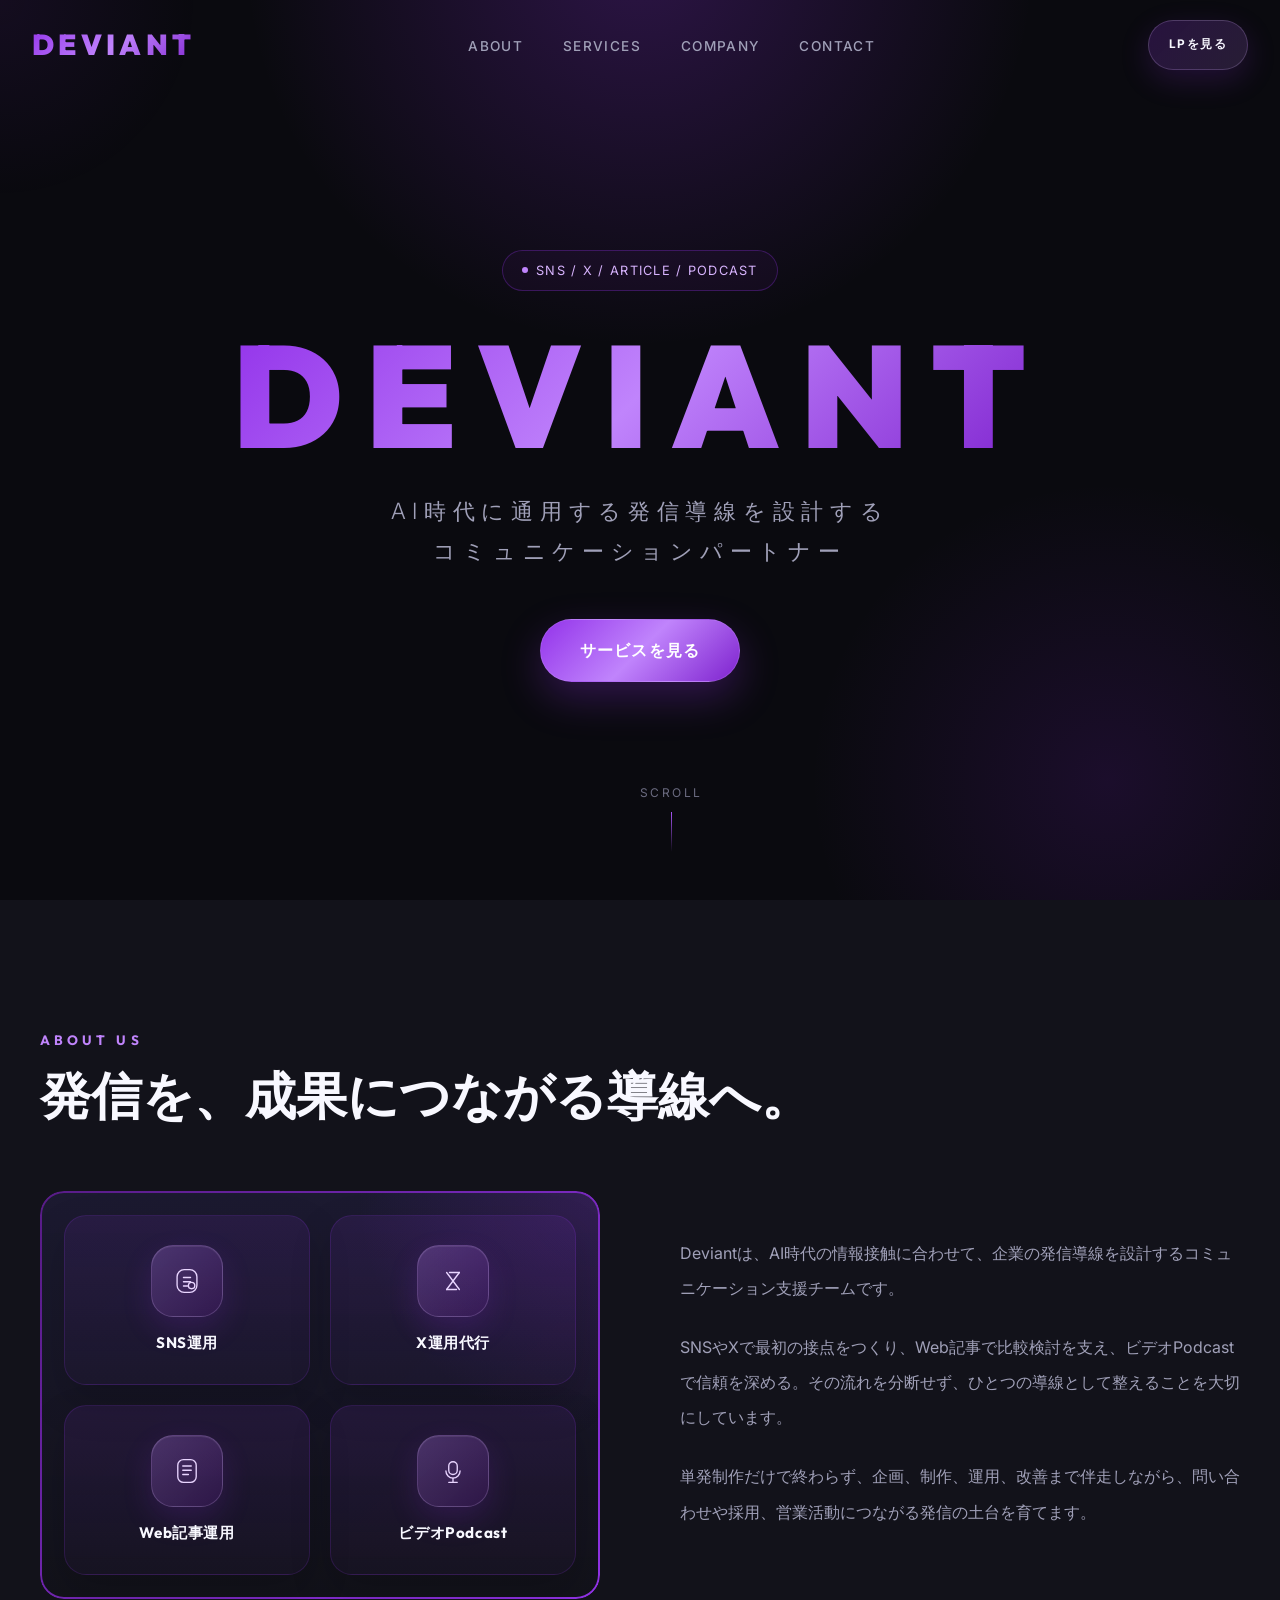
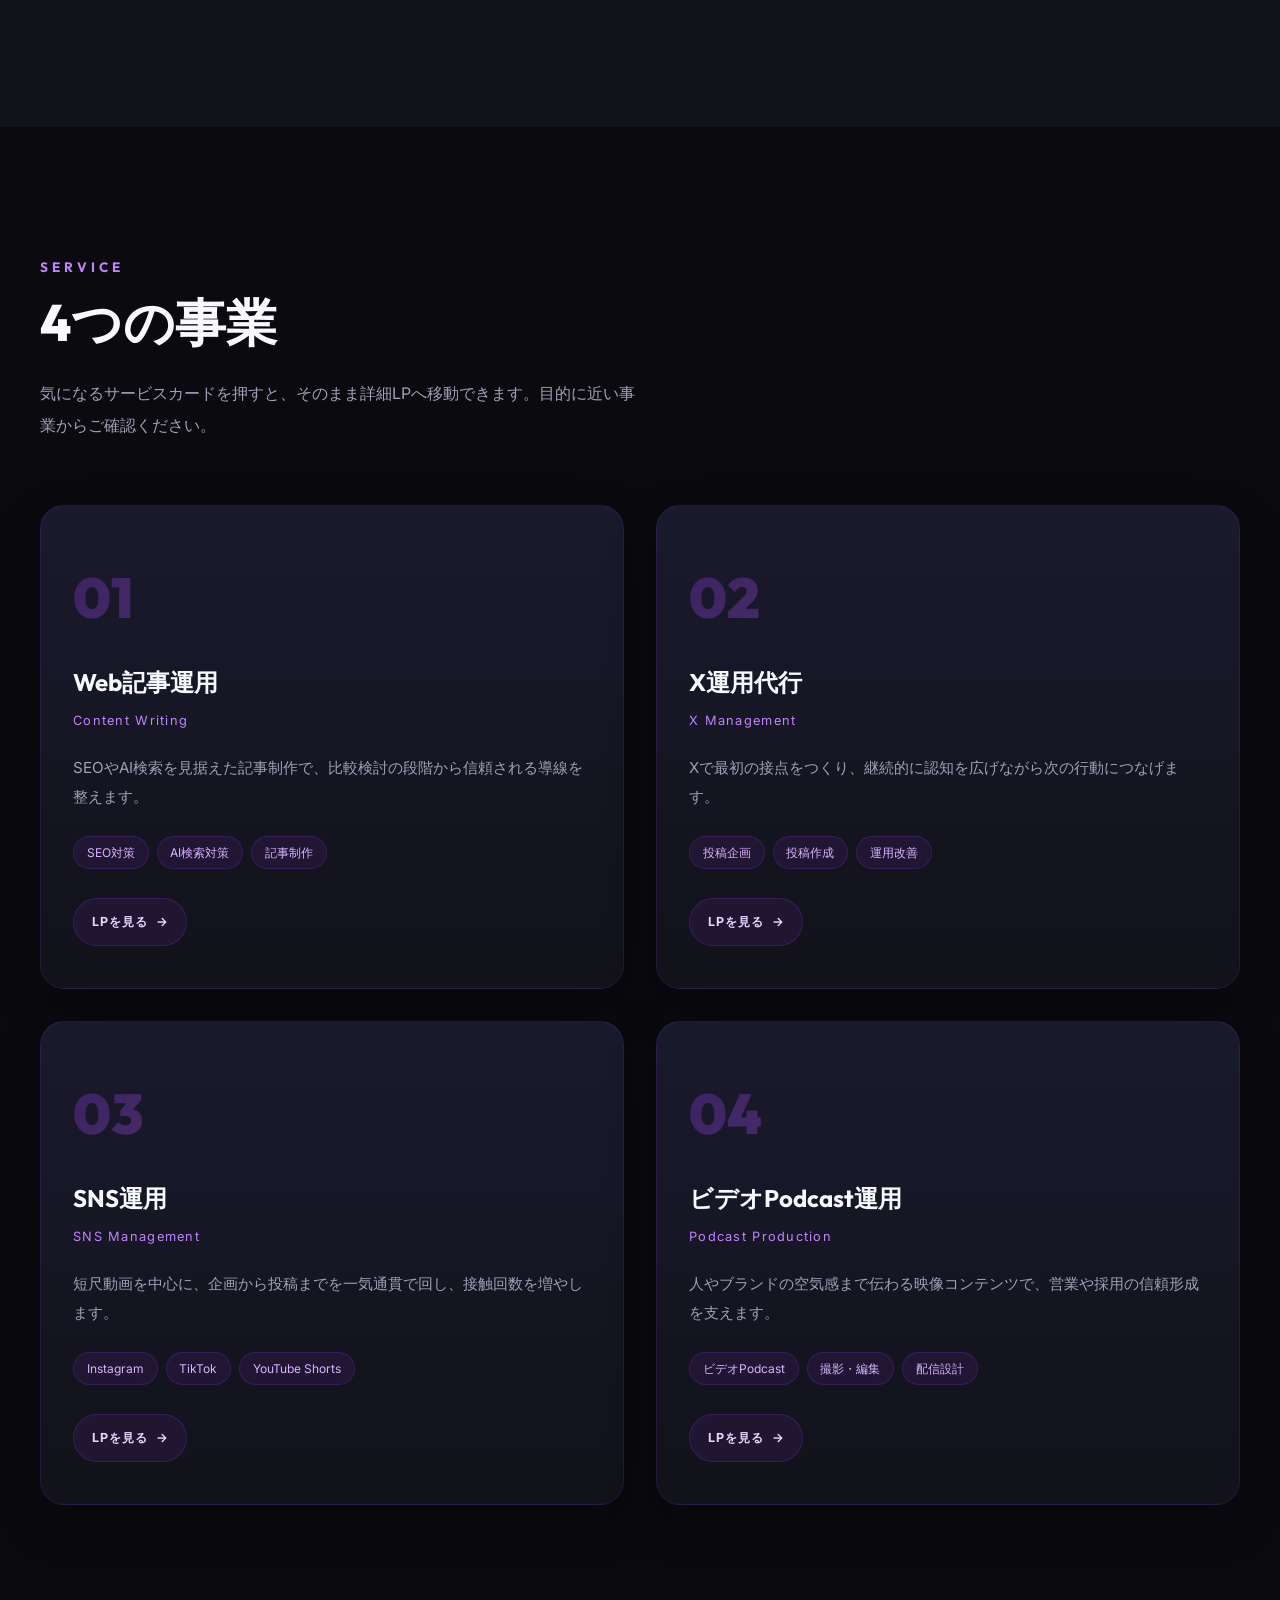
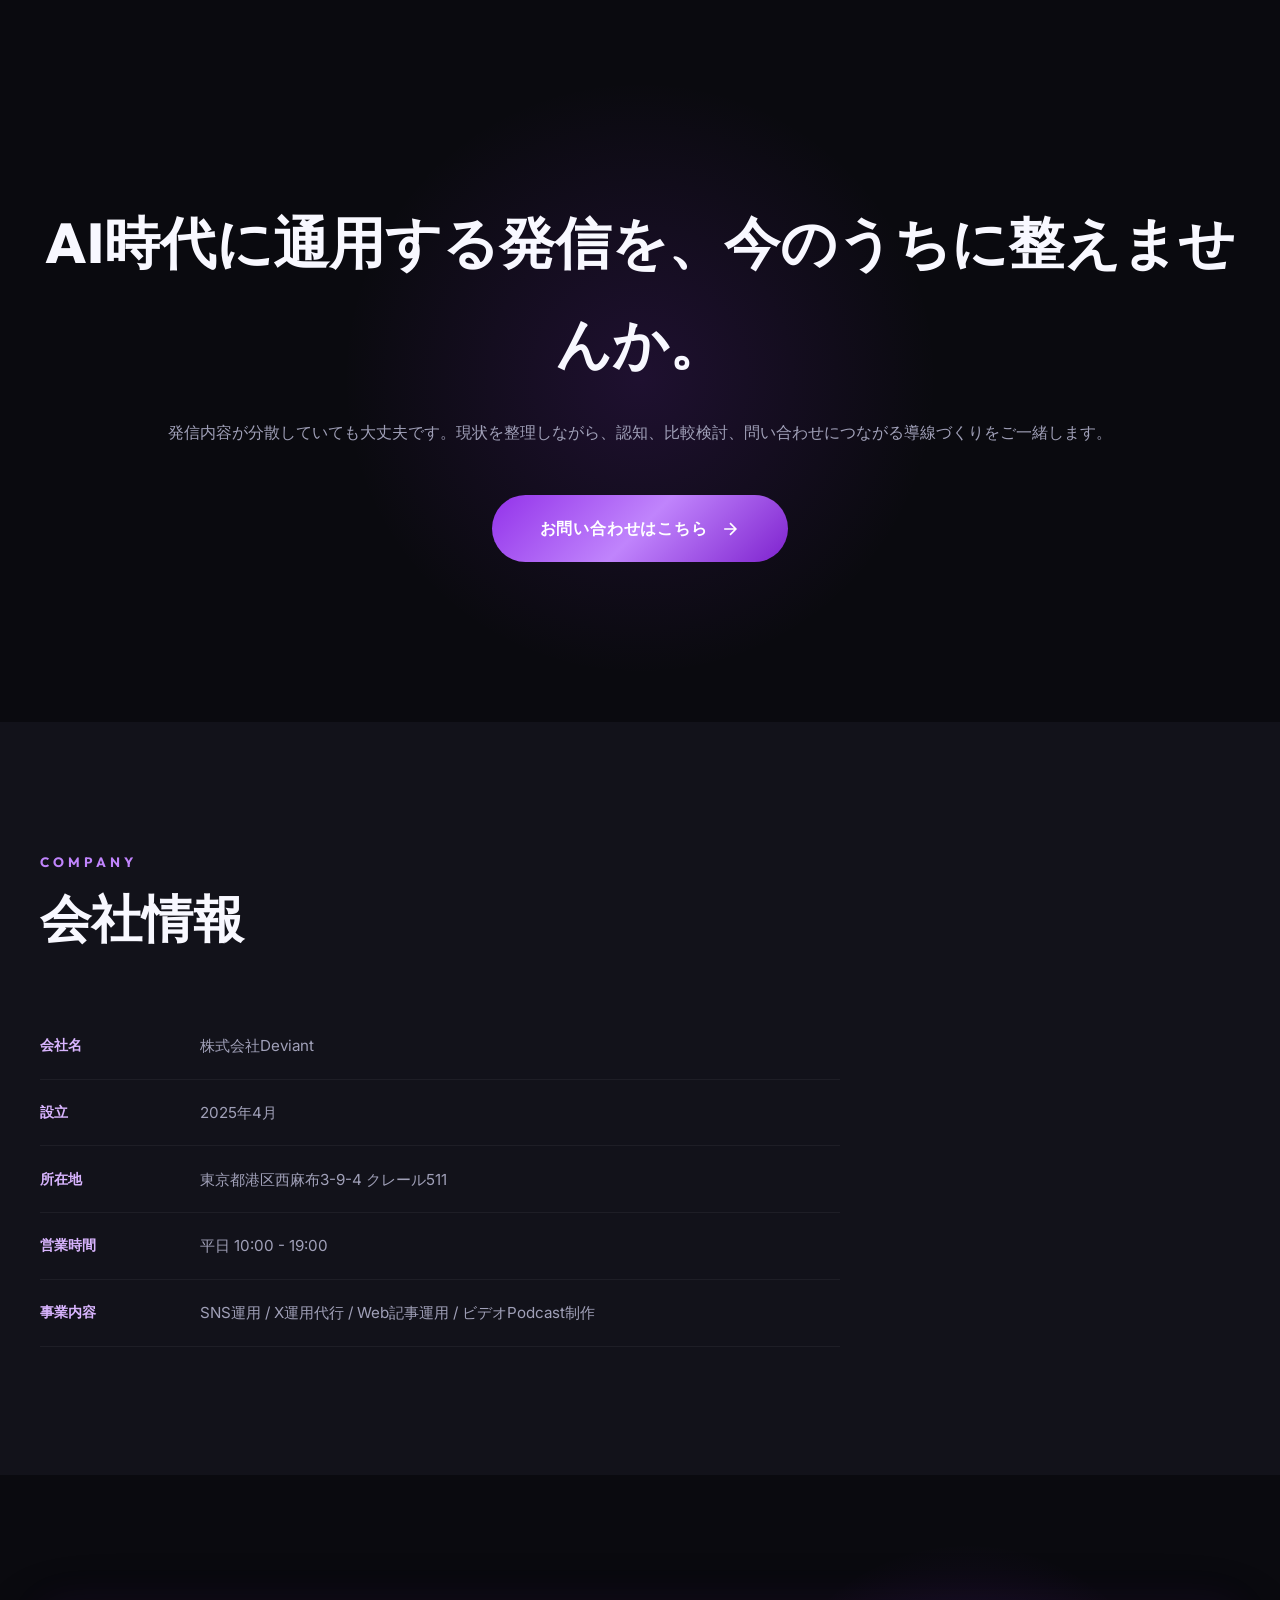
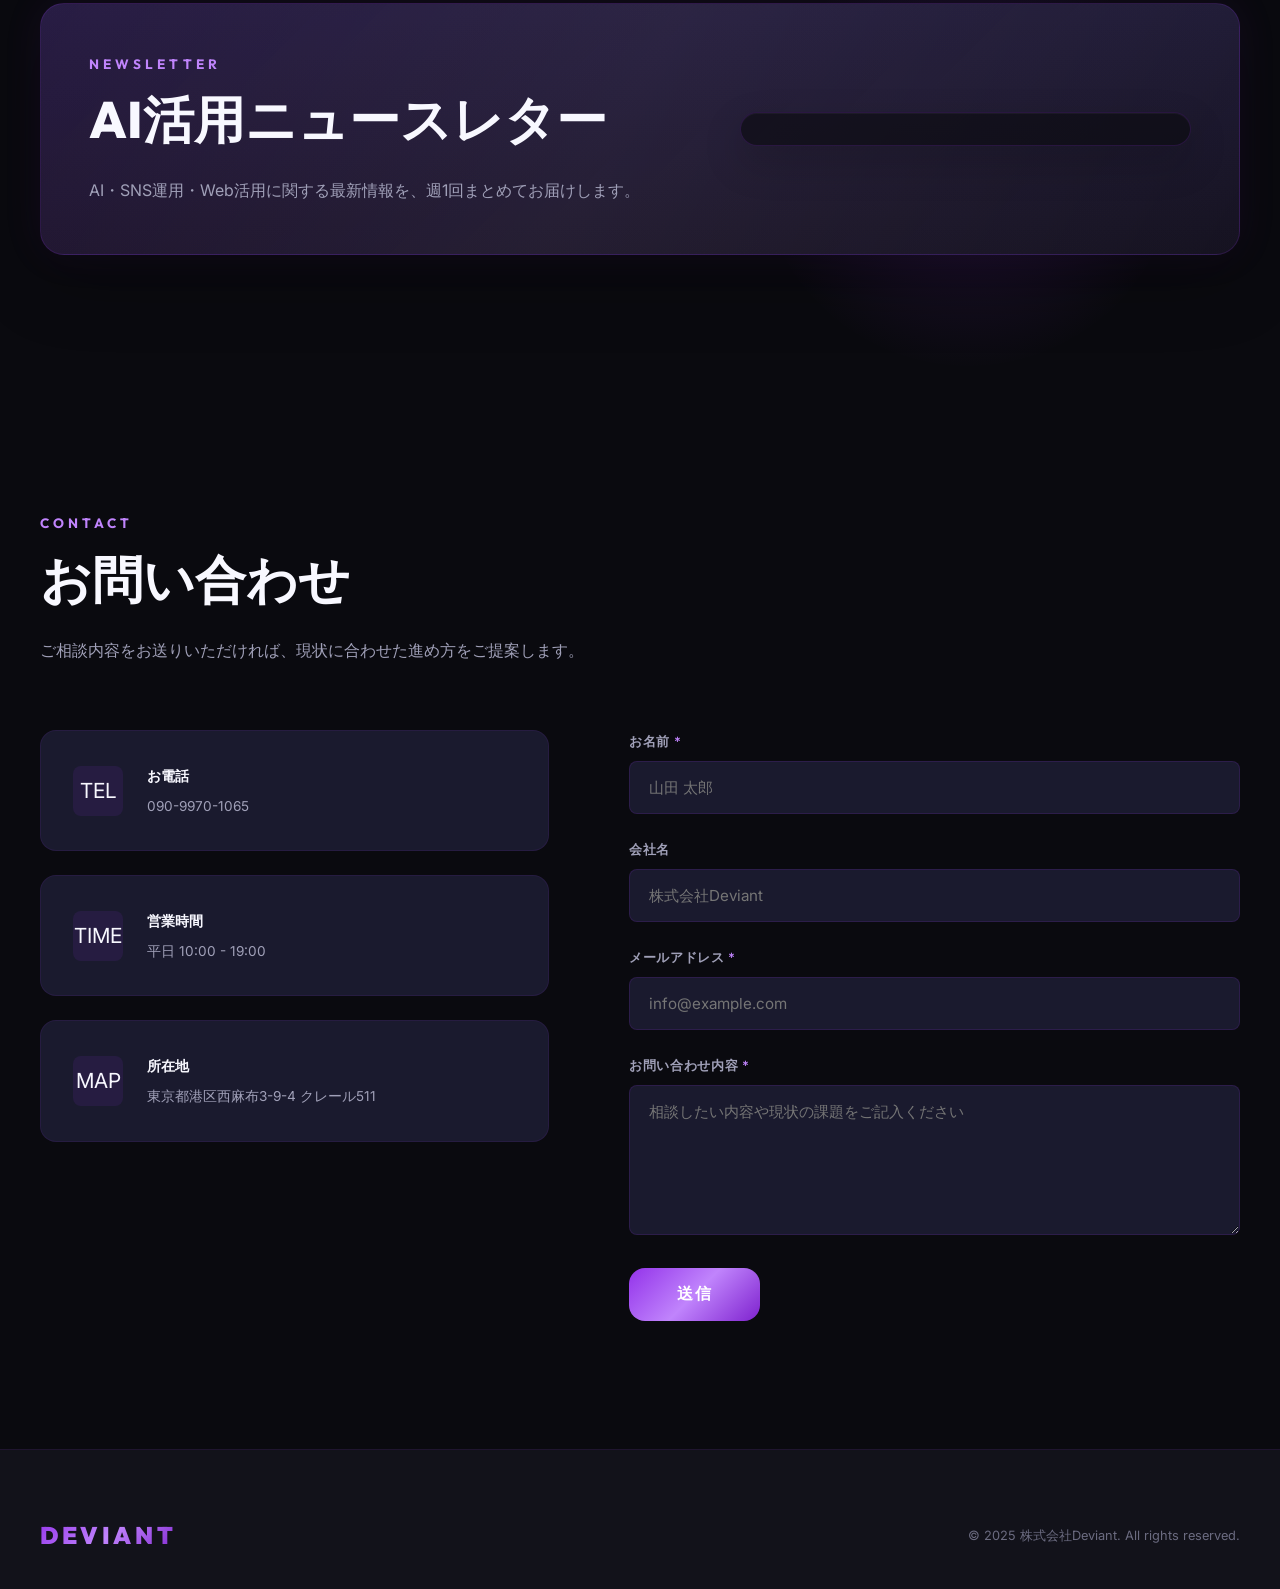
<file: index.html>
﻿<!DOCTYPE html>
<html lang="ja">
<head>
  <meta charset="UTF-8">
  <meta name="viewport" content="width=device-width, initial-scale=1.0">
  <title>Deviant | AI時代の発信導線をつくる</title>
  <meta name="description" content="SNS運用、X運用、Web記事運用、ビデオPodcast制作を通じて、認知から比較検討、問い合わせまでつながる発信導線を設計するDeviantのトップページです。">
  <link rel="stylesheet" href="style.css">
</head>
<body>
  <div class="loader">
    <div class="loader-text">DEVIANT</div>
  </div>

  <div class="cursor-glow"></div>

  <nav class="navbar" id="navbar">
    <a href="#hero" class="nav-logo">DEVIANT</a>
    <ul class="nav-links">
      <li><a href="#about">About</a></li>
      <li><a href="#services">Services</a></li>
      <li><a href="#company">Company</a></li>
      <li><a href="#contact">Contact</a></li>
      <li class="nav-links-cta"><a href="LP/index.html">LPを見る</a></li>
    </ul>
    <div class="nav-actions">
      <a href="LP/index.html" class="nav-lp-button">LPを見る</a>
      <div class="hamburger" id="hamburger">
        <span></span>
        <span></span>
        <span></span>
      </div>
    </div>
  </nav>

  <section class="hero" id="hero">
    <div class="hero-bg"></div>
    <div class="hero-particles"></div>
    <div class="hero-content">
      <div class="hero-badge">
        <span class="dot"></span>
        SNS / X / ARTICLE / PODCAST
      </div>
      <h1 class="hero-title">DEVIANT</h1>
      <p class="hero-subtitle">AI時代に通用する発信導線を設計する<br>コミュニケーションパートナー</p>
      <a href="LP/index.html" class="cta-button">サービスを見る</a>
    </div>
    <a href="#about" class="hero-scroll">
      <span>Scroll</span>
      <div class="scroll-line"></div>
    </a>
  </section>

  <section class="about" id="about">
    <div class="container">
      <div class="reveal">
        <p class="section-label">ABOUT US</p>
        <h2 class="section-title">発信を、成果につながる導線へ。</h2>
      </div>
      <div class="about-grid">
        <div class="about-visual reveal">
          <div class="about-visual-inner">
            <div class="about-icon-grid">
              <a class="about-icon-item" href="LP/sns.html" aria-label="SNS運用のLPを見る">
                <span class="icon-mark" aria-hidden="true">
                  <svg viewBox="0 0 48 48" role="img" focusable="false">
                    <rect x="10" y="8" width="28" height="32" rx="10"></rect>
                    <path d="M19 19h10"></path>
                    <path d="M19 25h10"></path>
                    <path d="M19 31h6"></path>
                    <circle cx="30.5" cy="30.5" r="4.5"></circle>
                  </svg>
                </span>
                <span class="icon-label">SNS運用</span>
              </a>
              <a class="about-icon-item" href="LP/x.html" aria-label="X運用代行のLPを見る">
                <span class="icon-mark" aria-hidden="true">
                  <svg viewBox="0 0 48 48" role="img" focusable="false">
                    <path d="M15 12l18 24"></path>
                    <path d="M33 12L15 36"></path>
                    <path d="M19 12h14"></path>
                    <path d="M15 36h14"></path>
                  </svg>
                </span>
                <span class="icon-label">X運用代行</span>
              </a>
              <a class="about-icon-item" href="LP/article.html" aria-label="Web記事運用のLPを見る">
                <span class="icon-mark" aria-hidden="true">
                  <svg viewBox="0 0 48 48" role="img" focusable="false">
                    <rect x="11" y="8" width="26" height="32" rx="8"></rect>
                    <path d="M18 17h12"></path>
                    <path d="M18 23h12"></path>
                    <path d="M18 29h8"></path>
                  </svg>
                </span>
                <span class="icon-label">Web記事運用</span>
              </a>
              <a class="about-icon-item" href="LP/podcast.html" aria-label="ビデオPodcast運用のLPを見る">
                <span class="icon-mark" aria-hidden="true">
                  <svg viewBox="0 0 48 48" role="img" focusable="false">
                    <rect x="18" y="11" width="12" height="18" rx="6"></rect>
                    <path d="M14 24c0 5.5 4.5 10 10 10s10-4.5 10-10"></path>
                    <path d="M24 34v6"></path>
                    <path d="M18 40h12"></path>
                  </svg>
                </span>
                <span class="icon-label">ビデオPodcast</span>
              </a>
            </div>
          </div>
        </div>
        <div class="about-text reveal">
          <p>Deviantは、AI時代の情報接触に合わせて、企業の発信導線を設計するコミュニケーション支援チームです。</p>
          <p>SNSやXで最初の接点をつくり、Web記事で比較検討を支え、ビデオPodcastで信頼を深める。その流れを分断せず、ひとつの導線として整えることを大切にしています。</p>
          <p>単発制作だけで終わらず、企画、制作、運用、改善まで伴走しながら、問い合わせや採用、営業活動につながる発信の土台を育てます。</p>
        </div>
      </div>
    </div>
  </section>

  <section class="services" id="services">
    <div class="container">
      <div class="reveal">
        <p class="section-label">SERVICE</p>
        <h2 class="section-title">4つの事業</h2>
        <p class="section-desc">気になるサービスカードを押すと、そのまま詳細LPへ移動できます。目的に近い事業からご確認ください。</p>
      </div>
      <div class="services-grid reveal">
        <a class="service-card service-link reveal-child" href="LP/article.html">
          <div class="service-number">01</div>
          <h3>Web記事運用</h3>
          <p class="service-sub">Content Writing</p>
          <p>SEOやAI検索を見据えた記事制作で、比較検討の段階から信頼される導線を整えます。</p>
          <div class="service-platforms">
            <span class="platform-tag">SEO対策</span>
            <span class="platform-tag">AI検索対策</span>
            <span class="platform-tag">記事制作</span>
          </div>
          <span class="service-cta">LPを見る</span>
        </a>
        <a class="service-card service-link reveal-child" href="LP/x.html">
          <div class="service-number">02</div>
          <h3>X運用代行</h3>
          <p class="service-sub">X Management</p>
          <p>Xで最初の接点をつくり、継続的に認知を広げながら次の行動につなげます。</p>
          <div class="service-platforms">
            <span class="platform-tag">投稿企画</span>
            <span class="platform-tag">投稿作成</span>
            <span class="platform-tag">運用改善</span>
          </div>
          <span class="service-cta">LPを見る</span>
        </a>
        <a class="service-card service-link reveal-child" href="LP/sns.html">
          <div class="service-number">03</div>
          <h3>SNS運用</h3>
          <p class="service-sub">SNS Management</p>
          <p>短尺動画を中心に、企画から投稿までを一気通貫で回し、接触回数を増やします。</p>
          <div class="service-platforms">
            <span class="platform-tag">Instagram</span>
            <span class="platform-tag">TikTok</span>
            <span class="platform-tag">YouTube Shorts</span>
          </div>
          <span class="service-cta">LPを見る</span>
        </a>
        <a class="service-card service-link reveal-child" href="LP/podcast.html">
          <div class="service-number">04</div>
          <h3>ビデオPodcast運用</h3>
          <p class="service-sub">Podcast Production</p>
          <p>人やブランドの空気感まで伝わる映像コンテンツで、営業や採用の信頼形成を支えます。</p>
          <div class="service-platforms">
            <span class="platform-tag">ビデオPodcast</span>
            <span class="platform-tag">撮影・編集</span>
            <span class="platform-tag">配信設計</span>
          </div>
          <span class="service-cta">LPを見る</span>
        </a>
      </div>
    </div>
  </section>

  <section class="cta" id="cta">
    <div class="container reveal">
      <h2 class="cta-title">AI時代に通用する発信を、今のうちに整えませんか。</h2>
      <p class="cta-desc">発信内容が分散していても大丈夫です。現状を整理しながら、認知、比較検討、問い合わせにつながる導線づくりをご一緒します。</p>
      <a href="#contact" class="cta-btn">
        お問い合わせはこちら
        <svg width="20" height="20" viewBox="0 0 24 24" fill="none" stroke="currentColor" stroke-width="2">
          <path d="M5 12h14M12 5l7 7-7 7" />
        </svg>
      </a>
    </div>
  </section>

  <section class="company" id="company">
    <div class="container">
      <div class="reveal">
        <p class="section-label">COMPANY</p>
        <h2 class="section-title">会社情報</h2>
      </div>
      <dl class="company-table reveal">
        <div class="company-row reveal-child">
          <dt>会社名</dt>
          <dd>株式会社Deviant</dd>
        </div>
        <div class="company-row reveal-child">
          <dt>設立</dt>
          <dd>2025年4月</dd>
        </div>
        <div class="company-row reveal-child">
          <dt>所在地</dt>
          <dd>東京都港区西麻布3-9-4 クレール511</dd>
        </div>
        <div class="company-row reveal-child">
          <dt>営業時間</dt>
          <dd>平日 10:00 - 19:00</dd>
        </div>
        <div class="company-row reveal-child">
          <dt>事業内容</dt>
          <dd>SNS運用 / X運用代行 / Web記事運用 / ビデオPodcast制作</dd>
        </div>
      </dl>
    </div>
  </section>

  <section class="newsletter" id="newsletter">
    <div class="container">
      <div class="newsletter-inner reveal">
        <div class="newsletter-copy">
          <p class="section-label">NEWSLETTER</p>
          <h2 class="section-title">AI活用ニュースレター</h2>
          <p class="newsletter-desc">
            AI・SNS運用・Web活用に関する最新情報を、週1回まとめてお届けします。
          </p>
        </div>

        <div class="newsletter-form-wrap">
          <div class="newsletter-form-embed">
            <script
              async
              src="https://forms.jp.benchmarksend.com/assets/embed.js"
            ></script>
            <div data-bme-form-id="KHKONGddnyHOpdfYYeSzP"></div>
          </div>
        </div>
      </div>
    </div>
  </section>

  <section class="contact" id="contact">
    <div class="container">
      <div class="reveal">
        <p class="section-label">CONTACT</p>
        <h2 class="section-title">お問い合わせ</h2>
        <p class="section-desc">ご相談内容をお送りいただければ、現状に合わせた進め方をご提案します。</p>
      </div>
      <div class="contact-grid">
        <div class="reveal">
          <div class="contact-info-card">
            <div class="contact-icon">TEL</div>
            <div class="contact-info-text">
              <h4>お電話</h4>
              <p>090-9970-1065</p>
            </div>
          </div>
          <div class="contact-info-card">
            <div class="contact-icon">TIME</div>
            <div class="contact-info-text">
              <h4>営業時間</h4>
              <p>平日 10:00 - 19:00</p>
            </div>
          </div>
          <div class="contact-info-card">
            <div class="contact-icon">MAP</div>
            <div class="contact-info-text">
              <h4>所在地</h4>
              <p>東京都港区西麻布3-9-4 クレール511</p>
            </div>
          </div>
        </div>
        <form class="contact-form reveal" id="contactForm">
          <div class="form-group">
            <label for="name">お名前 <span style="color:var(--purple-400)">*</span></label>
            <input type="text" id="name" name="name" required placeholder="山田 太郎">
          </div>
          <div class="form-group">
            <label for="company-name">会社名</label>
            <input type="text" id="company-name" name="company-name" placeholder="株式会社Deviant">
          </div>
          <div class="form-group">
            <label for="email">メールアドレス <span style="color:var(--purple-400)">*</span></label>
            <input type="email" id="email" name="email" required placeholder="info@example.com">
          </div>
          <div class="form-group">
            <label for="message">お問い合わせ内容 <span style="color:var(--purple-400)">*</span></label>
            <textarea id="message" name="message" required placeholder="相談したい内容や現状の課題をご記入ください"></textarea>
          </div>
          <button type="submit" class="submit-btn">送信</button>
        </form>
      </div>
    </div>
  </section>

  <footer class="footer">
    <div class="footer-content">
      <div class="footer-logo">DEVIANT</div>
      <p class="footer-copy">&copy; 2025 株式会社Deviant. All rights reserved.</p>
    </div>
  </footer>

  <script src="script.js"></script>
</body>
</html>
</file>
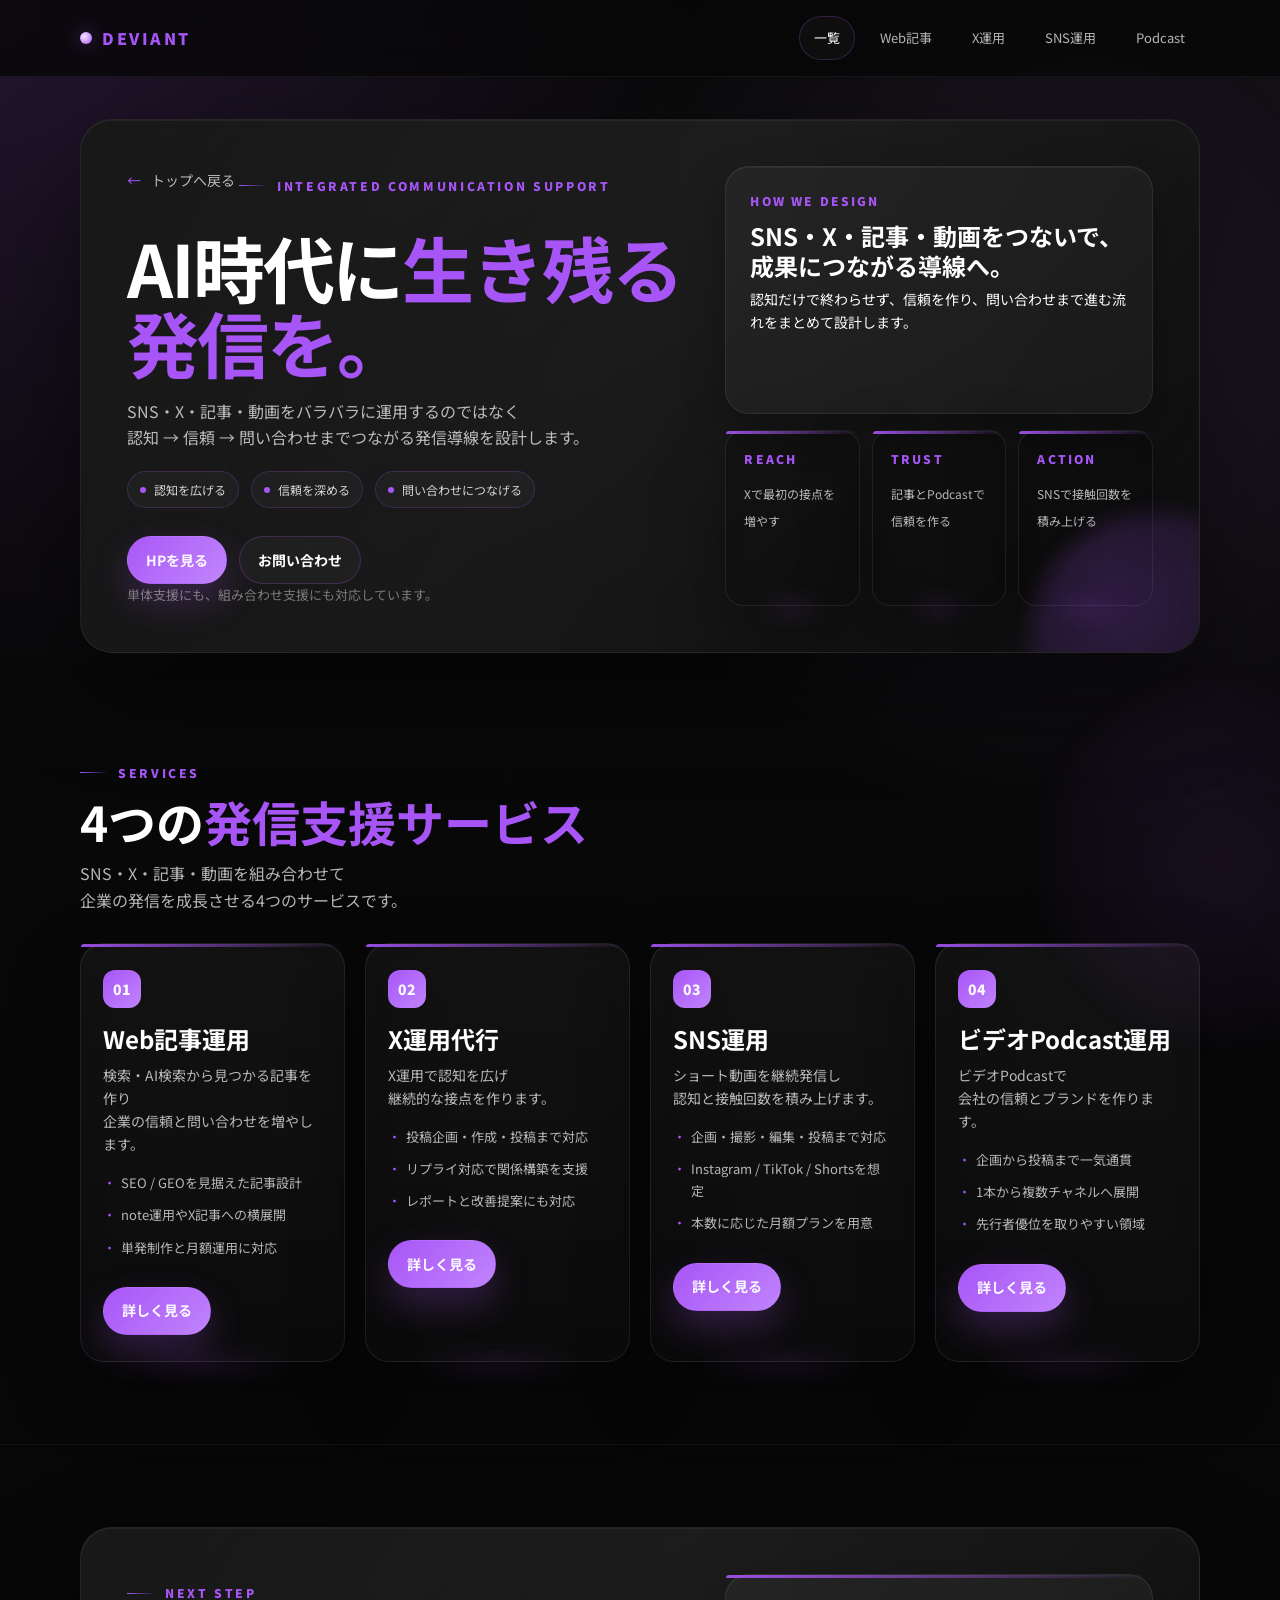
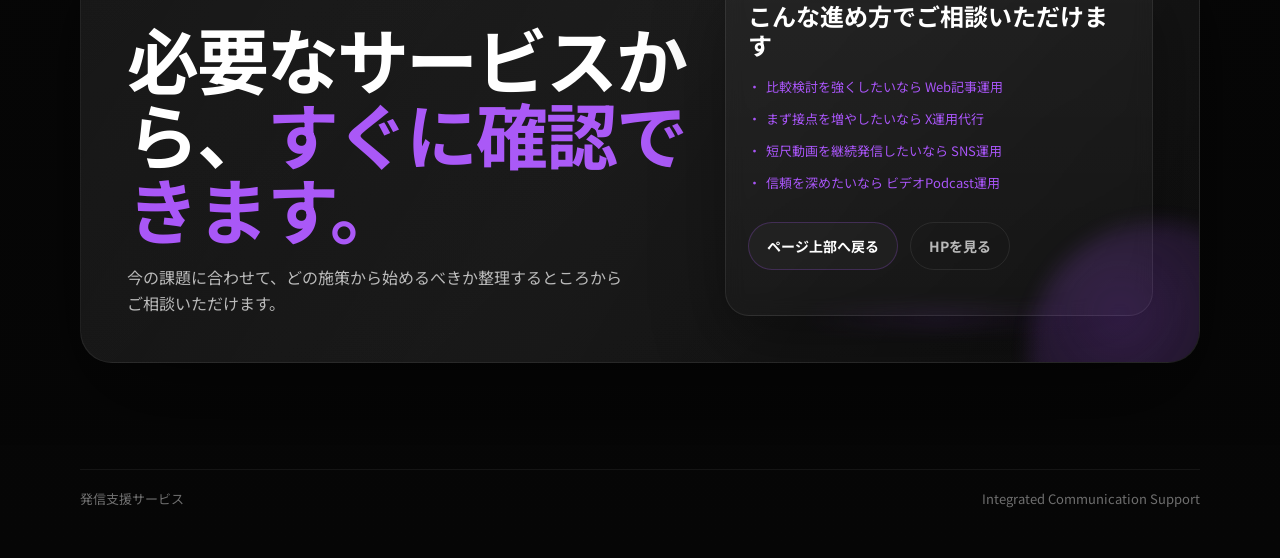
<file: LP/index.html>
﻿<!DOCTYPE html>
<html lang="ja">
<head>
    <meta charset="UTF-8">
    <meta name="viewport" content="width=device-width, initial-scale=1.0">
    <title>4事業の発信支援サービス</title>
    <meta name="description" content="Web記事運用、X運用代行、SNS運用、ビデオPodcast運用を一覧で比較できる入口ページです。">
    <link rel="preconnect" href="https://fonts.googleapis.com">
    <link rel="preconnect" href="https://fonts.gstatic.com" crossorigin>
    <link href="https://fonts.googleapis.com/css2?family=Noto+Sans+JP:wght@400;500;700;900&display=swap" rel="stylesheet">
    <link rel="stylesheet" href="site.css">
    <script src="site.js" defer></script>
</head>
<body>
    <header class="site-header">
        <div class="container header-inner">
            <a class="brand" href="../index.html" aria-label="トップページへ戻る"><span>Deviant</span></a>
            <nav class="header-nav">
                <a class="nav-link" data-page-link href="index.html">一覧</a>
                <a class="nav-link" data-page-link href="article.html">Web記事</a>
                <a class="nav-link" data-page-link href="x.html">X運用</a>
                <a class="nav-link" data-page-link href="sns.html">SNS運用</a>
                <a class="nav-link" data-page-link href="podcast.html">Podcast</a>
            </nav>
        </div>
    </header>

    <main class="page-main">
        <section class="hero" id="top">
            <div class="container">
                <div class="hero-shell">
                    <div class="hero-grid">
                        <div class="hero-copy">
                            <a class="back-link" href="../index.html">トップへ戻る</a>
                            <div class="eyebrow float-in">Integrated Communication Support</div>
                            <h1 class="float-in delay-1">AI時代に<span class="accent">生き残る発信を。</span></h1>
                            <p class="lead float-in delay-2">SNS・X・記事・動画をバラバラに運用するのではなく<br>認知 → 信頼 → 問い合わせまでつながる発信導線を設計します。</p>
                            <div class="chip-row float-in delay-3" style="margin-top: 20px;">
                                <span class="chip">認知を広げる</span>
                                <span class="chip">信頼を深める</span>
                                <span class="chip">問い合わせにつなげる</span>
                            </div>
                            <div class="hero-actions">
                                <a class="button button-primary" href="../index.html">HPを見る</a>
                                <a class="button button-secondary" href="../index.html#contact">お問い合わせ</a>
                            </div>
                            <div class="hero-note">単体支援にも、組み合わせ支援にも対応しています。</div>
                        </div>

                        <div class="hero-side reveal">
                            <div class="stacked-card">
                                <strong>How We Design</strong>
                                <h3>SNS・X・記事・動画をつないで、成果につながる導線へ。</h3>
                                <p>認知だけで終わらせず、信頼を作り、問い合わせまで進む流れをまとめて設計します。</p>
                            </div>
                            <div class="metric-stack">
                                <div class="metric-card">
                                    <strong>Reach</strong>
                                    <span>Xで最初の接点を増やす</span>
                                </div>
                                <div class="metric-card">
                                    <strong>Trust</strong>
                                    <span>記事とPodcastで信頼を作る</span>
                                </div>
                                <div class="metric-card">
                                    <strong>Action</strong>
                                    <span>SNSで接触回数を積み上げる</span>
                                </div>
                            </div>
                        </div>
                    </div>
                </div>
            </div>
        </section>

        <section class="section" id="services">
            <div class="container">
                <div class="section-head reveal">
                    <div class="eyebrow">Services</div>
                    <h2>4つの<span class="accent">発信支援サービス</span></h2>
                    <p>SNS・X・記事・動画を組み合わせて<br>企業の発信を成長させる4つのサービスです。</p>
                </div>

                <div class="service-grid service-grid-four">
                    <article class="card service-card reveal">
                        <div class="service-index">01</div>
                        <h3>Web記事運用</h3>
                        <p>検索・AI検索から見つかる記事を作り<br>企業の信頼と問い合わせを増やします。</p>
                        <ul class="list">
                            <li>SEO / GEOを見据えた記事設計</li>
                            <li>note運用やX記事への横展開</li>
                            <li>単発制作と月額運用に対応</li>
                        </ul>
                        <div class="button-row">
                            <a class="button button-primary" href="article.html">詳しく見る</a>
                        </div>
                    </article>

                    <article class="card service-card reveal">
                        <div class="service-index">02</div>
                        <h3>X運用代行</h3>
                        <p>X運用で認知を広げ<br>継続的な接点を作ります。</p>
                        <ul class="list">
                            <li>投稿企画・作成・投稿まで対応</li>
                            <li>リプライ対応で関係構築を支援</li>
                            <li>レポートと改善提案にも対応</li>
                        </ul>
                        <div class="button-row">
                            <a class="button button-primary" href="x.html">詳しく見る</a>
                        </div>
                    </article>

                    <article class="card service-card reveal">
                        <div class="service-index">03</div>
                        <h3>SNS運用</h3>
                        <p>ショート動画を継続発信し<br>認知と接触回数を積み上げます。</p>
                        <ul class="list">
                            <li>企画・撮影・編集・投稿まで対応</li>
                            <li>Instagram / TikTok / Shortsを想定</li>
                            <li>本数に応じた月額プランを用意</li>
                        </ul>
                        <div class="button-row">
                            <a class="button button-primary" href="sns.html">詳しく見る</a>
                        </div>
                    </article>

                    <article class="card service-card reveal">
                        <div class="service-index">04</div>
                        <h3>ビデオPodcast運用</h3>
                        <p>ビデオPodcastで<br>会社の信頼とブランドを作ります。</p>
                        <ul class="list">
                            <li>企画から投稿まで一気通貫</li>
                            <li>1本から複数チャネルへ展開</li>
                            <li>先行者優位を取りやすい領域</li>
                        </ul>
                        <div class="button-row">
                            <a class="button button-primary" href="podcast.html">詳しく見る</a>
                        </div>
                    </article>
                </div>
            </div>
        </section>

        <section class="section" id="contact">
            <div class="container">
                <div class="cta-shell reveal">
                    <div class="cta-grid">
                        <div class="cta-copy">
                            <div class="eyebrow">Next Step</div>
                            <h2>必要なサービスから、<span class="accent">すぐに確認できます。</span></h2>
                            <p>今の課題に合わせて、どの施策から始めるべきか整理するところからご相談いただけます。</p>
                        </div>
                        <div class="card">
                            <h3>こんな進め方でご相談いただけます</h3>
                            <ul class="check-list">
                                <li><a class="inline-link" href="article.html">比較検討を強くしたいなら Web記事運用</a></li>
                                <li><a class="inline-link" href="x.html">まず接点を増やしたいなら X運用代行</a></li>
                                <li><a class="inline-link" href="sns.html">短尺動画を継続発信したいなら SNS運用</a></li>
                                <li><a class="inline-link" href="podcast.html">信頼を深めたいなら ビデオPodcast運用</a></li>
                            </ul>
                            <div class="button-row">
                                <a class="button button-secondary" href="#top">ページ上部へ戻る</a>
                                <a class="button button-ghost" href="../index.html">HPを見る</a>
                            </div>
                        </div>
                    </div>
                </div>
            </div>
        </section>
    </main>

    <footer class="footer">
        <div class="container footer-inner">
            <span>発信支援サービス</span>
            <span>Integrated Communication Support</span>
        </div>
    </footer>
</body>
</html>
</file>
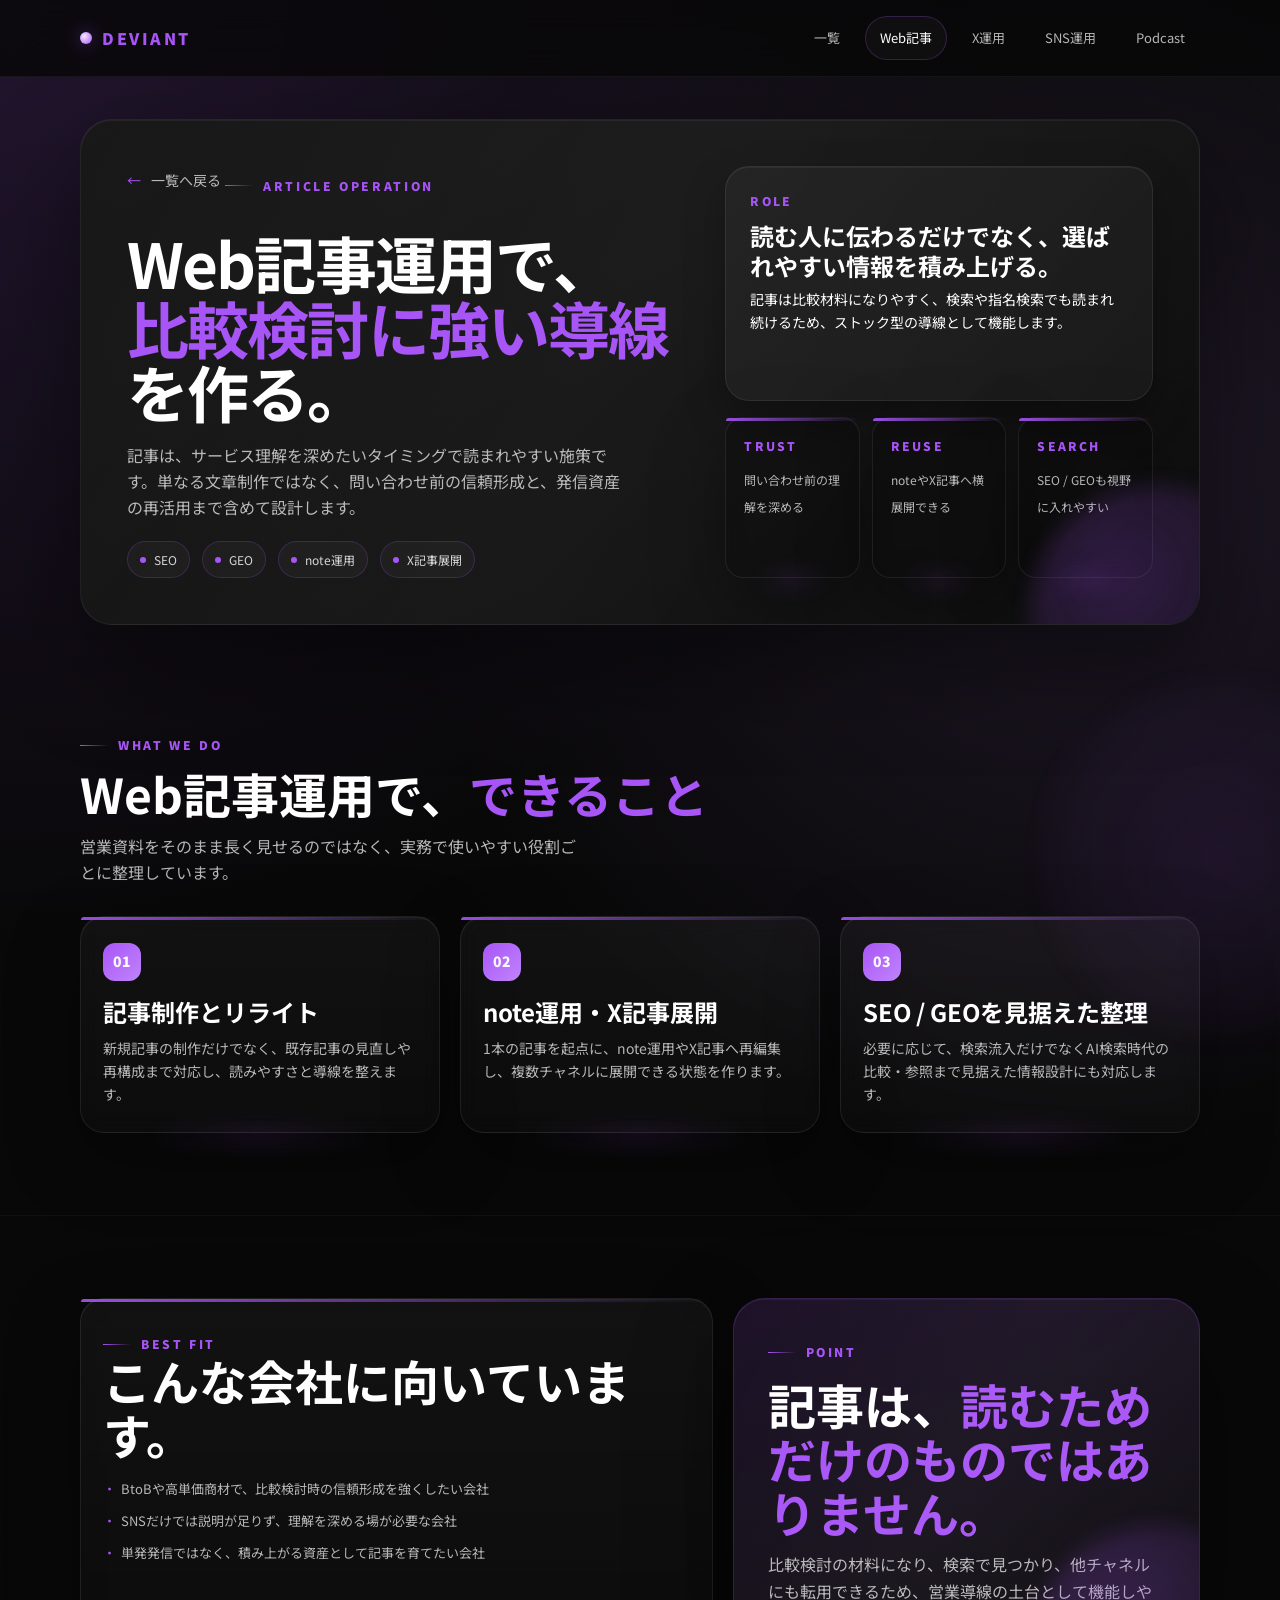
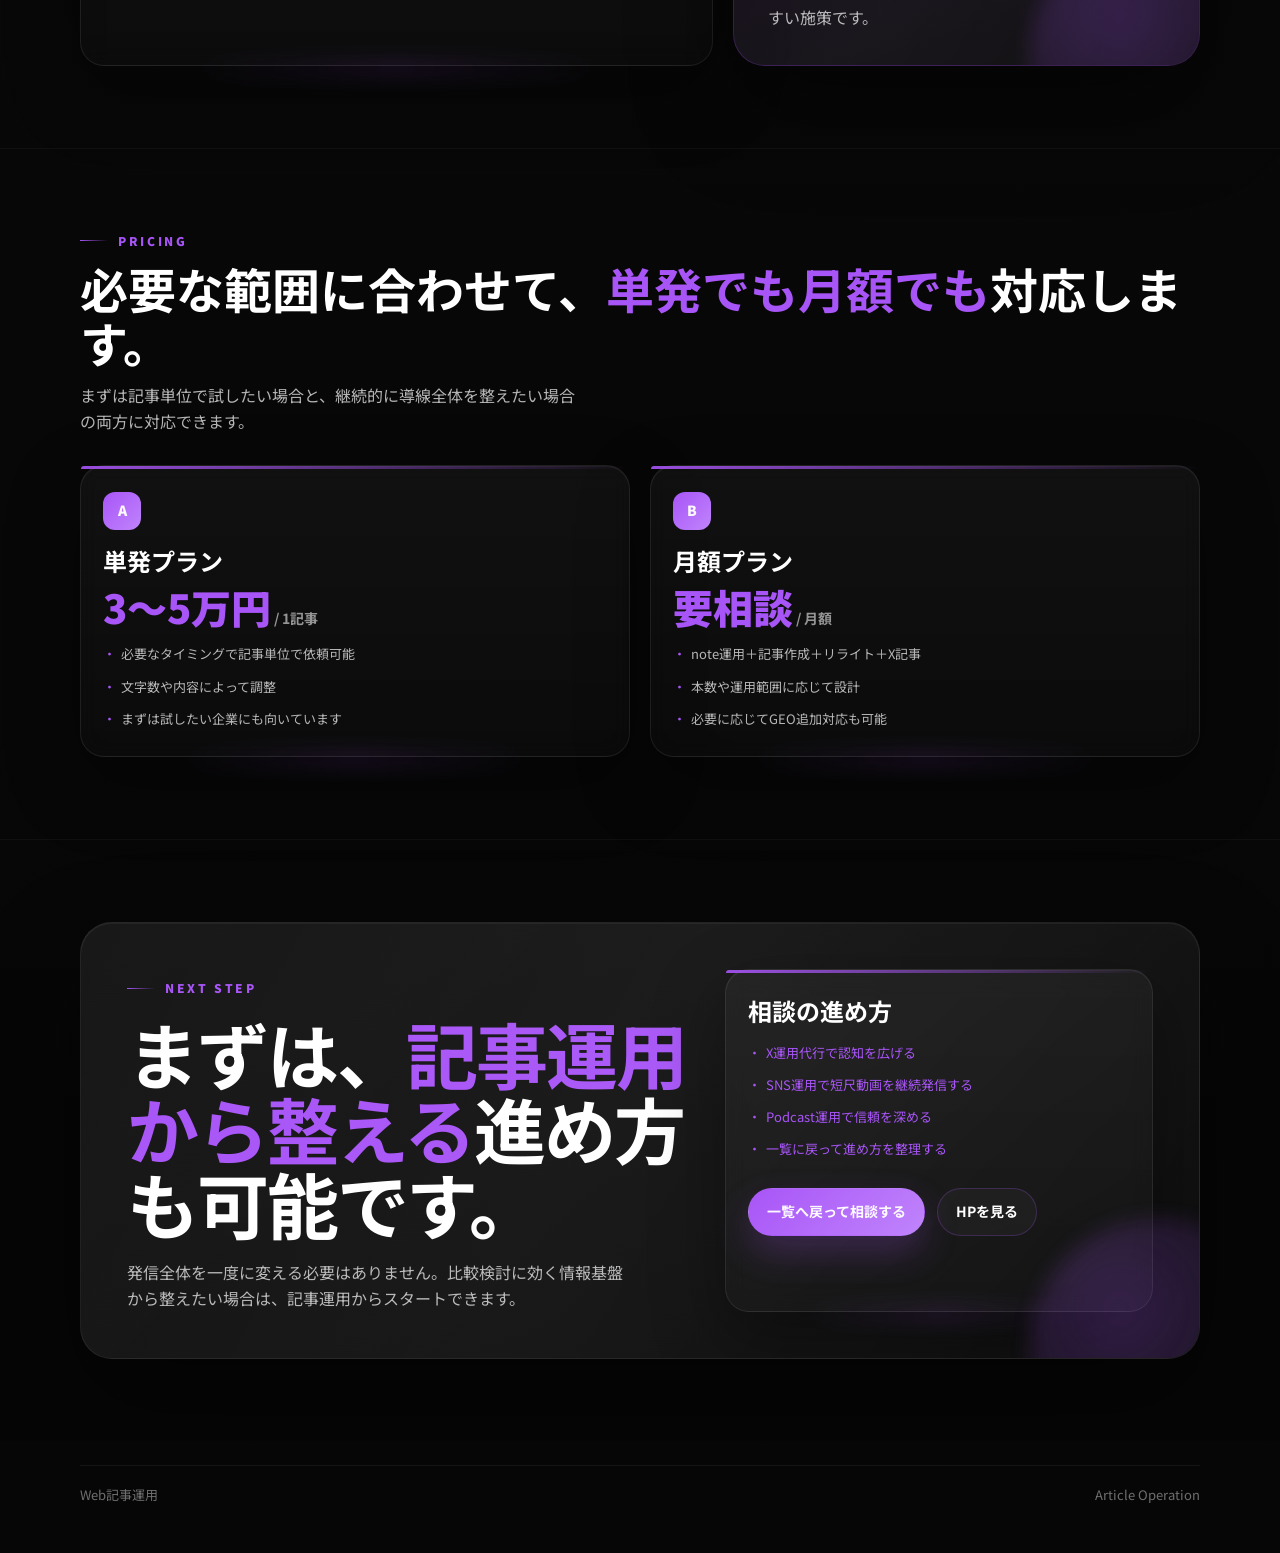
<file: LP/article.html>
﻿<!DOCTYPE html>
<html lang="ja">
<head>
    <meta charset="UTF-8">
    <meta name="viewport" content="width=device-width, initial-scale=1.0">
    <title>Web記事運用</title>
    <meta name="description" content="比較検討に強い導線を作るWeb記事運用の詳細ページです。記事制作、リライト、note展開、SEO / GEO視点の整理まで対応します。">
    <link rel="preconnect" href="https://fonts.googleapis.com">
    <link rel="preconnect" href="https://fonts.gstatic.com" crossorigin>
    <link href="https://fonts.googleapis.com/css2?family=Noto+Sans+JP:wght@400;500;700;900&display=swap" rel="stylesheet">
    <link rel="stylesheet" href="site.css">
    <script src="site.js" defer></script>
</head>
<body>
    <header class="site-header">
        <div class="container header-inner">
            <a class="brand" href="../index.html" aria-label="トップページへ戻る"><span>Deviant</span></a>
            <nav class="header-nav">
                <a class="nav-link" data-page-link href="index.html">一覧</a>
                <a class="nav-link" data-page-link href="article.html">Web記事</a>
                <a class="nav-link" data-page-link href="x.html">X運用</a>
                <a class="nav-link" data-page-link href="sns.html">SNS運用</a>
                <a class="nav-link" data-page-link href="podcast.html">Podcast</a>
            </nav>
        </div>
    </header>

    <main class="page-main">
        <!-- Hero -->
        <section class="page-hero">
            <div class="container">
                <div class="page-hero-shell">
                    <div class="page-hero-grid">
                        <div class="page-hero-copy">
                            <a class="back-link" href="index.html">一覧へ戻る</a>
                            <div class="eyebrow float-in">Article Operation</div>
                            <h1 class="page-title float-in delay-1">Web記事運用で、<br><span class="accent">比較検討に強い導線</span>を作る。</h1>
                            <p class="lead float-in delay-2">記事は、サービス理解を深めたいタイミングで読まれやすい施策です。単なる文章制作ではなく、問い合わせ前の信頼形成と、発信資産の再活用まで含めて設計します。</p>
                            <div class="tag-row float-in delay-3" style="margin-top: 20px;">
                                <span class="tag">SEO</span>
                                <span class="tag">GEO</span>
                                <span class="tag">note運用</span>
                                <span class="tag">X記事展開</span>
                            </div>
                        </div>
                        <div class="page-hero-side reveal">
                            <div class="stacked-card">
                                <strong>Role</strong>
                                <h3>読む人に伝わるだけでなく、選ばれやすい情報を積み上げる。</h3>
                                <p>記事は比較材料になりやすく、検索や指名検索でも読まれ続けるため、ストック型の導線として機能します。</p>
                            </div>
                            <div class="metric-stack">
                                <div class="metric-card">
                                    <strong>Trust</strong>
                                    <span>問い合わせ前の理解を深める</span>
                                </div>
                                <div class="metric-card">
                                    <strong>Reuse</strong>
                                    <span>noteやX記事へ横展開できる</span>
                                </div>
                                <div class="metric-card">
                                    <strong>Search</strong>
                                    <span>SEO / GEOも視野に入れやすい</span>
                                </div>
                            </div>
                        </div>
                    </div>
                </div>
            </div>
        </section>

        <!-- Features -->
        <section class="section">
            <div class="container">
                <div class="section-head reveal">
                    <div class="eyebrow">What We Do</div>
                    <h2>Web記事運用で、<span class="accent">できること</span></h2>
                    <p>営業資料をそのまま長く見せるのではなく、実務で使いやすい役割ごとに整理しています。</p>
                </div>
                <div class="service-grid">
                    <article class="card detail-card reveal">
                        <div class="card-index">01</div>
                        <h3>記事制作とリライト</h3>
                        <p>新規記事の制作だけでなく、既存記事の見直しや再構成まで対応し、読みやすさと導線を整えます。</p>
                    </article>
                    <article class="card detail-card reveal">
                        <div class="card-index">02</div>
                        <h3>note運用・X記事展開</h3>
                        <p>1本の記事を起点に、note運用やX記事へ再編集し、複数チャネルに展開できる状態を作ります。</p>
                    </article>
                    <article class="card detail-card reveal">
                        <div class="card-index">03</div>
                        <h3>SEO / GEOを見据えた整理</h3>
                        <p>必要に応じて、検索流入だけでなくAI検索時代の比較・参照まで見据えた情報設計にも対応します。</p>
                    </article>
                </div>
            </div>
        </section>

        <!-- Audience -->
        <section class="section">
            <div class="container">
                <div class="split-grid">
                    <article class="card audience-card reveal">
                        <div class="eyebrow">Best Fit</div>
                        <h2>こんな会社に向いています。</h2>
                        <ul class="check-list">
                            <li>BtoBや高単価商材で、比較検討時の信頼形成を強くしたい会社</li>
                            <li>SNSだけでは説明が足りず、理解を深める場が必要な会社</li>
                            <li>単発発信ではなく、積み上がる資産として記事を育てたい会社</li>
                        </ul>
                    </article>
                    <article class="quote-shell reveal">
                        <div class="quote-copy">
                            <div class="eyebrow">Point</div>
                            <h2>記事は、<span class="accent">読むためだけのものではありません。</span></h2>
                            <p>比較検討の材料になり、検索で見つかり、他チャネルにも転用できるため、営業導線の土台として機能しやすい施策です。</p>
                        </div>
                    </article>
                </div>
            </div>
        </section>

        <!-- Pricing -->
        <section class="section">
            <div class="container">
                <div class="section-head reveal">
                    <div class="eyebrow">Pricing</div>
                    <h2>必要な範囲に合わせて、<span class="accent">単発でも月額でも</span>対応します。</h2>
                    <p>まずは記事単位で試したい場合と、継続的に導線全体を整えたい場合の両方に対応できます。</p>
                </div>
                <div class="pricing-grid">
                    <article class="card pricing-card reveal">
                        <div class="pricing-index">A</div>
                        <h3>単発プラン</h3>
                        <div class="price">3〜5万円<span> / 1記事</span></div>
                        <ul class="check-list">
                            <li>必要なタイミングで記事単位で依頼可能</li>
                            <li>文字数や内容によって調整</li>
                            <li>まずは試したい企業にも向いています</li>
                        </ul>
                    </article>
                    <article class="card pricing-card reveal">
                        <div class="pricing-index">B</div>
                        <h3>月額プラン</h3>
                        <div class="price">要相談<span> / 月額</span></div>
                        <ul class="check-list">
                            <li>note運用＋記事作成＋リライト＋X記事</li>
                            <li>本数や運用範囲に応じて設計</li>
                            <li>必要に応じてGEO追加対応も可能</li>
                        </ul>
                    </article>
                </div>
            </div>
        </section>

        <!-- CTA -->
        <section class="section">
            <div class="container">
                <div class="cta-shell reveal">
                    <div class="cta-grid">
                        <div class="cta-copy">
                            <div class="eyebrow">Next Step</div>
                            <h2>まずは、<span class="accent">記事運用から整える</span>進め方も可能です。</h2>
                            <p>発信全体を一度に変える必要はありません。比較検討に効く情報基盤から整えたい場合は、記事運用からスタートできます。</p>
                        </div>
                        <div class="card">
                            <h3>相談の進め方</h3>
                            <ul class="check-list">
                                <li><a class="inline-link" href="x.html">X運用代行で認知を広げる</a></li>
                                <li><a class="inline-link" href="sns.html">SNS運用で短尺動画を継続発信する</a></li>
                                <li><a class="inline-link" href="podcast.html">Podcast運用で信頼を深める</a></li>
                                <li><a class="inline-link" href="index.html#contact">一覧に戻って進め方を整理する</a></li>
                            </ul>
                            <div class="button-row">
                                <a class="button button-primary" href="index.html#contact">一覧へ戻って相談する</a>
                                <a class="button button-secondary" href="../index.html">HPを見る</a>
                            </div>
                        </div>
                    </div>
                </div>
            </div>
        </section>
    </main>

    <footer class="footer">
        <div class="container footer-inner">
            <span>Web記事運用</span>
            <span>Article Operation</span>
        </div>
    </footer>
</body>
</html>
</file>
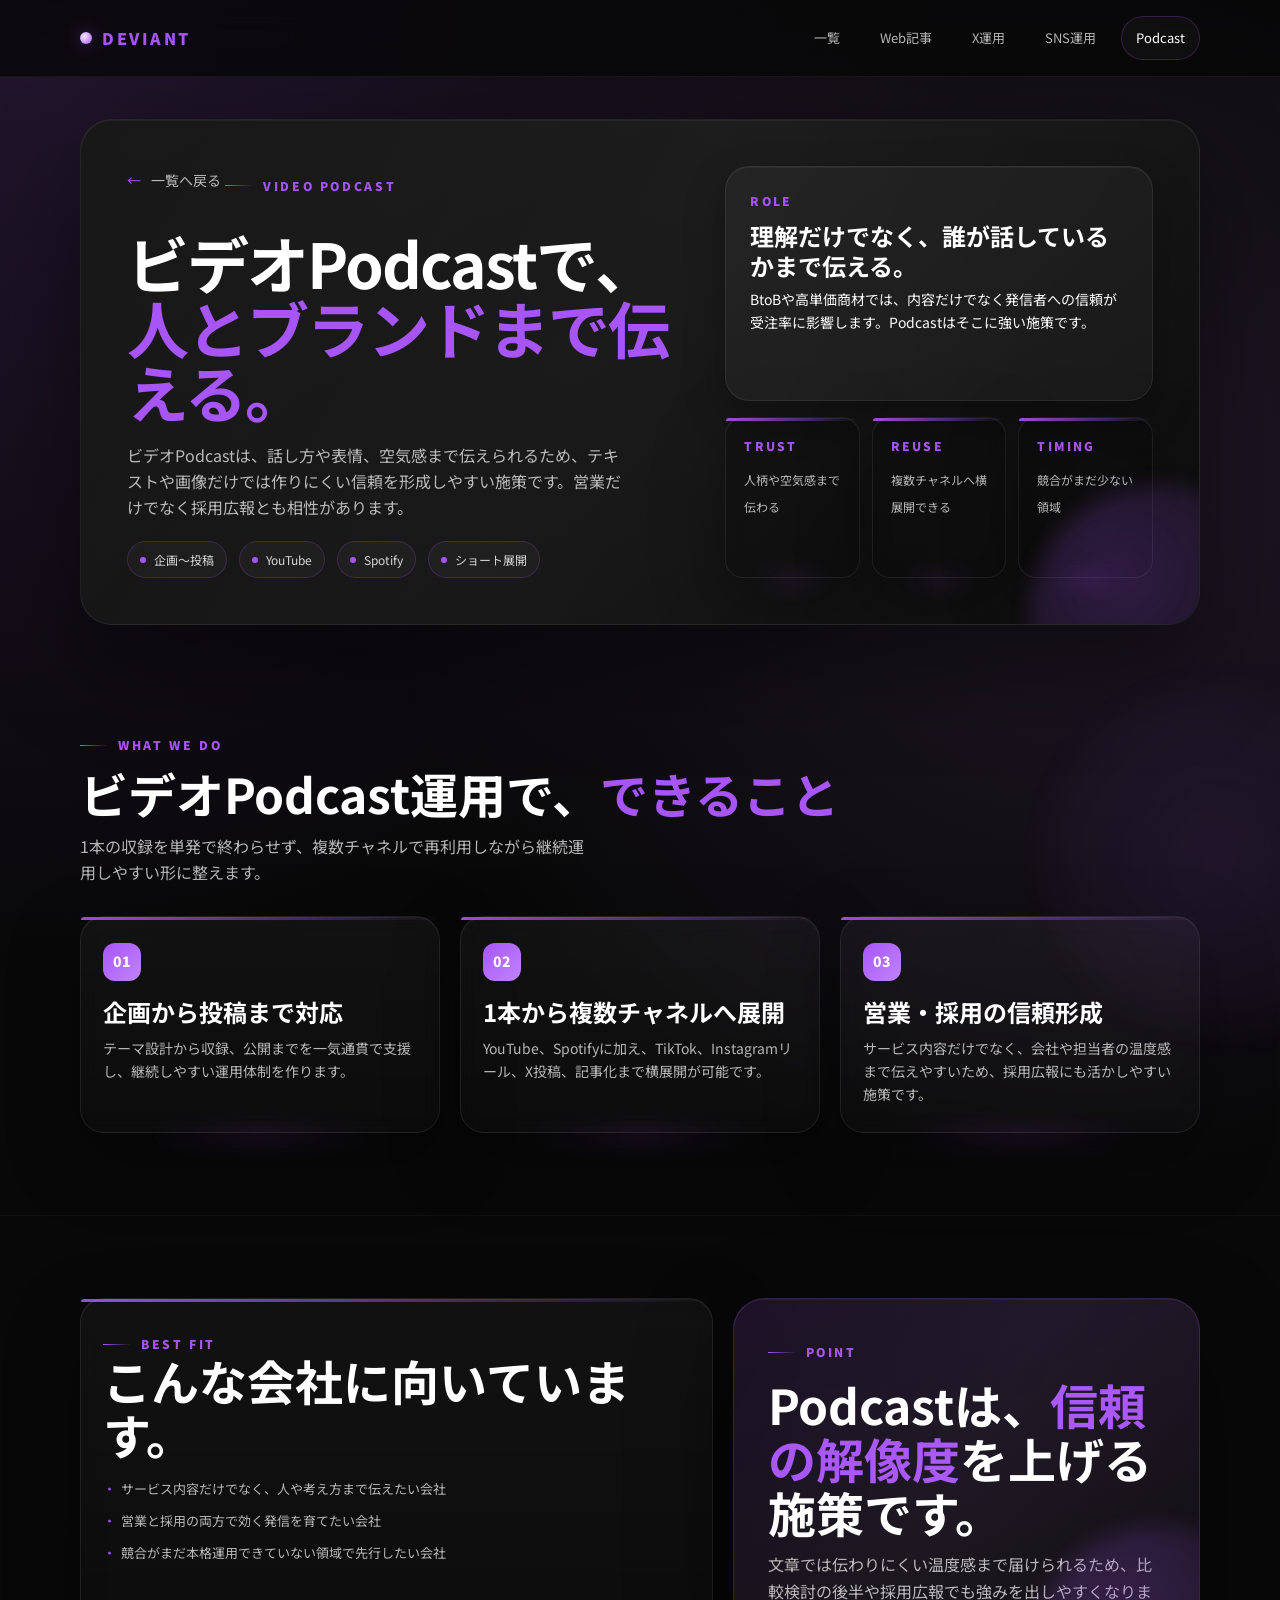
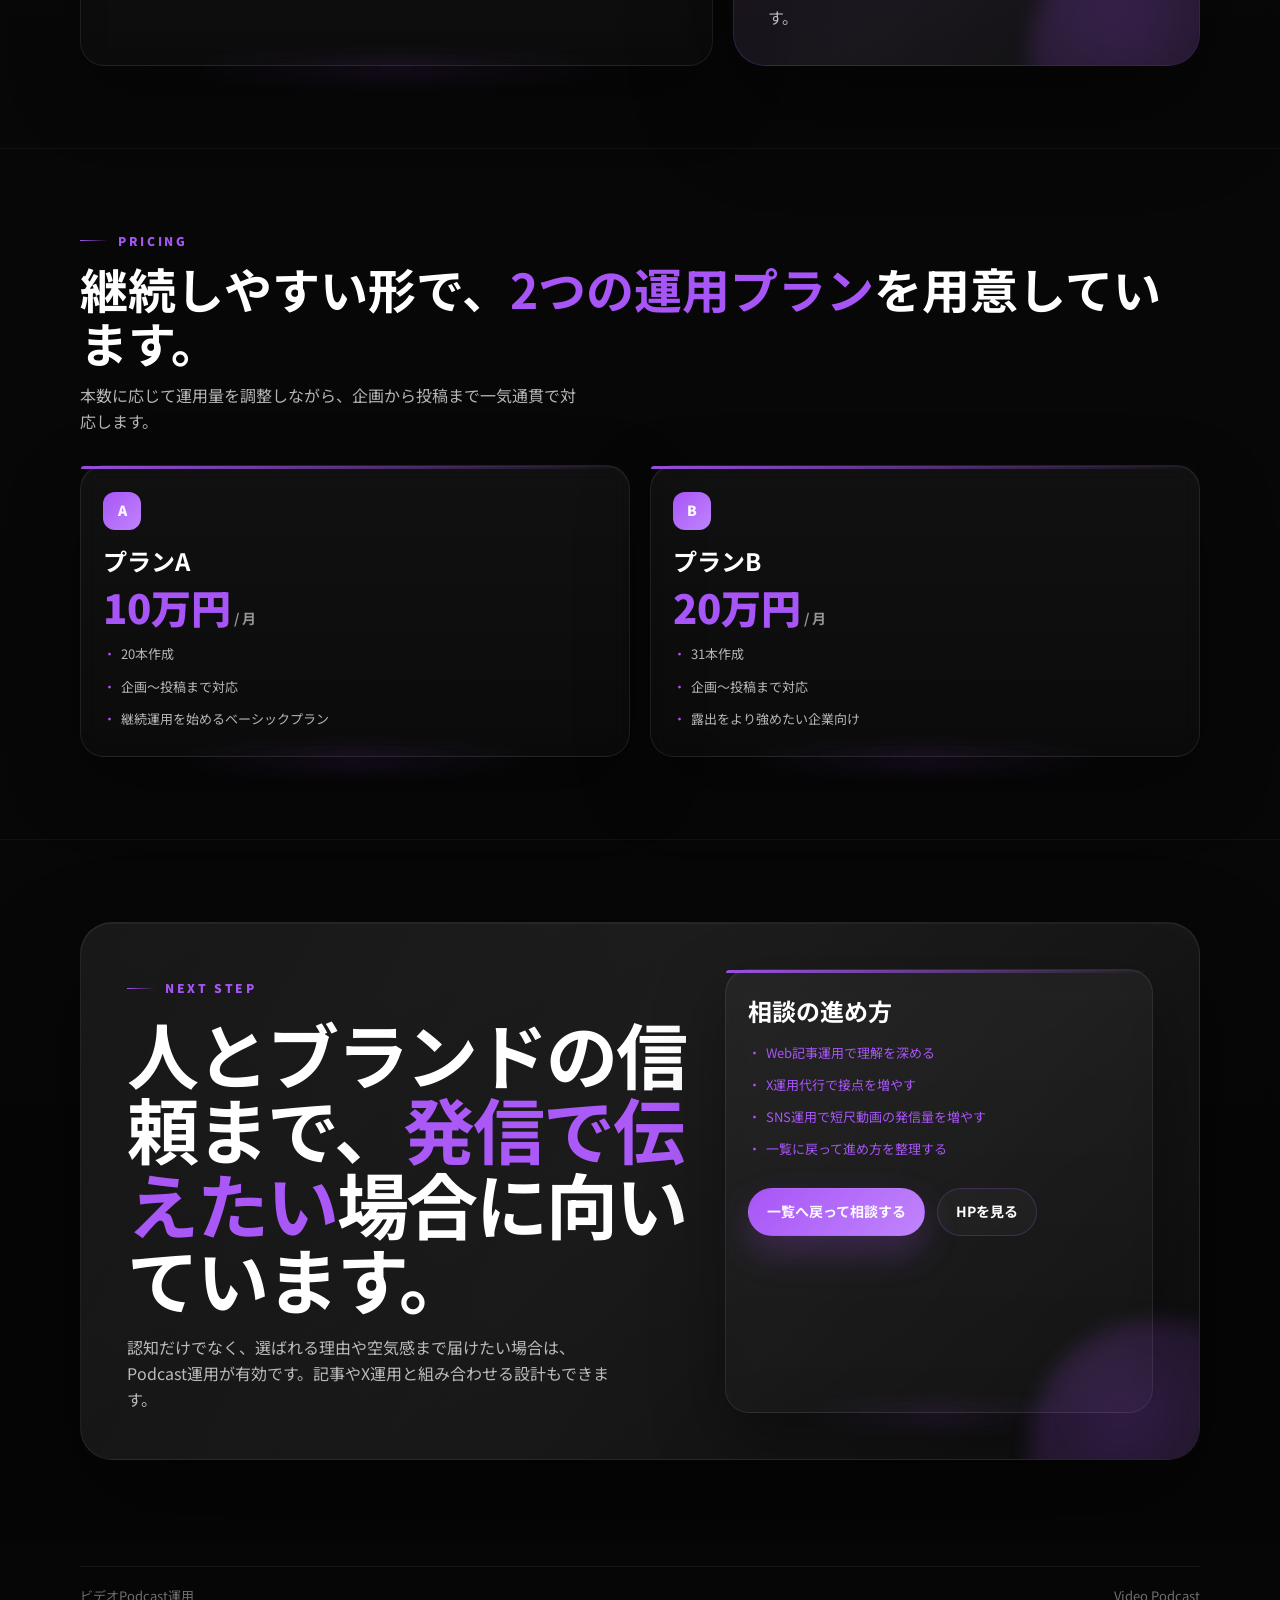
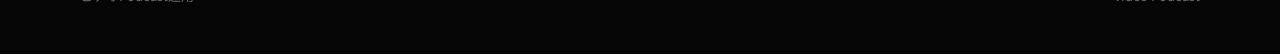
<file: LP/podcast.html>
﻿<!DOCTYPE html>
<html lang="ja">
<head>
    <meta charset="UTF-8">
    <meta name="viewport" content="width=device-width, initial-scale=1.0">
    <title>ビデオPodcast運用</title>
    <meta name="description" content="人とブランドまで伝えるビデオPodcast運用の詳細ページです。企画、収録、投稿、複数チャネル展開まで対応します。">
    <link rel="preconnect" href="https://fonts.googleapis.com">
    <link rel="preconnect" href="https://fonts.gstatic.com" crossorigin>
    <link href="https://fonts.googleapis.com/css2?family=Noto+Sans+JP:wght@400;500;700;900&display=swap" rel="stylesheet">
    <link rel="stylesheet" href="site.css">
    <script src="site.js" defer></script>
</head>
<body>
    <header class="site-header">
        <div class="container header-inner">
            <a class="brand" href="../index.html" aria-label="トップページへ戻る"><span>Deviant</span></a>
            <nav class="header-nav">
                <a class="nav-link" data-page-link href="index.html">一覧</a>
                <a class="nav-link" data-page-link href="article.html">Web記事</a>
                <a class="nav-link" data-page-link href="x.html">X運用</a>
                <a class="nav-link" data-page-link href="sns.html">SNS運用</a>
                <a class="nav-link" data-page-link href="podcast.html">Podcast</a>
            </nav>
        </div>
    </header>

    <main class="page-main">
        <!-- Hero -->
        <section class="page-hero">
            <div class="container">
                <div class="page-hero-shell">
                    <div class="page-hero-grid">
                        <div class="page-hero-copy">
                            <a class="back-link" href="index.html">一覧へ戻る</a>
                            <div class="eyebrow float-in">Video Podcast</div>
                            <h1 class="page-title float-in delay-1">ビデオPodcastで、<br><span class="accent">人とブランドまで伝える。</span></h1>
                            <p class="lead float-in delay-2">ビデオPodcastは、話し方や表情、空気感まで伝えられるため、テキストや画像だけでは作りにくい信頼を形成しやすい施策です。営業だけでなく採用広報とも相性があります。</p>
                            <div class="tag-row float-in delay-3" style="margin-top: 20px;">
                                <span class="tag">企画〜投稿</span>
                                <span class="tag">YouTube</span>
                                <span class="tag">Spotify</span>
                                <span class="tag">ショート展開</span>
                            </div>
                        </div>
                        <div class="page-hero-side reveal">
                            <div class="stacked-card">
                                <strong>Role</strong>
                                <h3>理解だけでなく、誰が話しているかまで伝える。</h3>
                                <p>BtoBや高単価商材では、内容だけでなく発信者への信頼が受注率に影響します。Podcastはそこに強い施策です。</p>
                            </div>
                            <div class="metric-stack">
                                <div class="metric-card">
                                    <strong>Trust</strong>
                                    <span>人柄や空気感まで伝わる</span>
                                </div>
                                <div class="metric-card">
                                    <strong>Reuse</strong>
                                    <span>複数チャネルへ横展開できる</span>
                                </div>
                                <div class="metric-card">
                                    <strong>Timing</strong>
                                    <span>競合がまだ少ない領域</span>
                                </div>
                            </div>
                        </div>
                    </div>
                </div>
            </div>
        </section>

        <!-- Features -->
        <section class="section">
            <div class="container">
                <div class="section-head reveal">
                    <div class="eyebrow">What We Do</div>
                    <h2>ビデオPodcast運用で、<span class="accent">できること</span></h2>
                    <p>1本の収録を単発で終わらせず、複数チャネルで再利用しながら継続運用しやすい形に整えます。</p>
                </div>
                <div class="service-grid">
                    <article class="card detail-card reveal">
                        <div class="card-index">01</div>
                        <h3>企画から投稿まで対応</h3>
                        <p>テーマ設計から収録、公開までを一気通貫で支援し、継続しやすい運用体制を作ります。</p>
                    </article>
                    <article class="card detail-card reveal">
                        <div class="card-index">02</div>
                        <h3>1本から複数チャネルへ展開</h3>
                        <p>YouTube、Spotifyに加え、TikTok、Instagramリール、X投稿、記事化まで横展開が可能です。</p>
                    </article>
                    <article class="card detail-card reveal">
                        <div class="card-index">03</div>
                        <h3>営業・採用の信頼形成</h3>
                        <p>サービス内容だけでなく、会社や担当者の温度感まで伝えやすいため、採用広報にも活かしやすい施策です。</p>
                    </article>
                </div>
            </div>
        </section>

        <!-- Audience -->
        <section class="section">
            <div class="container">
                <div class="split-grid">
                    <article class="card audience-card reveal">
                        <div class="eyebrow">Best Fit</div>
                        <h2>こんな会社に向いています。</h2>
                        <ul class="check-list">
                            <li>サービス内容だけでなく、人や考え方まで伝えたい会社</li>
                            <li>営業と採用の両方で効く発信を育てたい会社</li>
                            <li>競合がまだ本格運用できていない領域で先行したい会社</li>
                        </ul>
                    </article>
                    <article class="quote-shell reveal">
                        <div class="quote-copy">
                            <div class="eyebrow">Point</div>
                            <h2>Podcastは、<span class="accent">信頼の解像度</span>を上げる施策です。</h2>
                            <p>文章では伝わりにくい温度感まで届けられるため、比較検討の後半や採用広報でも強みを出しやすくなります。</p>
                        </div>
                    </article>
                </div>
            </div>
        </section>

        <!-- Pricing -->
        <section class="section">
            <div class="container">
                <div class="section-head reveal">
                    <div class="eyebrow">Pricing</div>
                    <h2>継続しやすい形で、<span class="accent">2つの運用プラン</span>を用意しています。</h2>
                    <p>本数に応じて運用量を調整しながら、企画から投稿まで一気通貫で対応します。</p>
                </div>
                <div class="pricing-grid">
                    <article class="card pricing-card reveal">
                        <div class="pricing-index">A</div>
                        <h3>プランA</h3>
                        <div class="price">10万円<span> / 月</span></div>
                        <ul class="check-list">
                            <li>20本作成</li>
                            <li>企画〜投稿まで対応</li>
                            <li>継続運用を始めるベーシックプラン</li>
                        </ul>
                    </article>
                    <article class="card pricing-card reveal">
                        <div class="pricing-index">B</div>
                        <h3>プランB</h3>
                        <div class="price">20万円<span> / 月</span></div>
                        <ul class="check-list">
                            <li>31本作成</li>
                            <li>企画〜投稿まで対応</li>
                            <li>露出をより強めたい企業向け</li>
                        </ul>
                    </article>
                </div>
            </div>
        </section>

        <!-- CTA -->
        <section class="section">
            <div class="container">
                <div class="cta-shell reveal">
                    <div class="cta-grid">
                        <div class="cta-copy">
                            <div class="eyebrow">Next Step</div>
                            <h2>人とブランドの信頼まで、<span class="accent">発信で伝えたい</span>場合に向いています。</h2>
                            <p>認知だけでなく、選ばれる理由や空気感まで届けたい場合は、Podcast運用が有効です。記事やX運用と組み合わせる設計もできます。</p>
                        </div>
                        <div class="card">
                            <h3>相談の進め方</h3>
                            <ul class="check-list">
                                <li><a class="inline-link" href="article.html">Web記事運用で理解を深める</a></li>
                                <li><a class="inline-link" href="x.html">X運用代行で接点を増やす</a></li>
                                <li><a class="inline-link" href="sns.html">SNS運用で短尺動画の発信量を増やす</a></li>
                                <li><a class="inline-link" href="index.html#contact">一覧に戻って進め方を整理する</a></li>
                            </ul>
                            <div class="button-row">
                                <a class="button button-primary" href="index.html#contact">一覧へ戻って相談する</a>
                                <a class="button button-secondary" href="../index.html">HPを見る</a>
                            </div>
                        </div>
                    </div>
                </div>
            </div>
        </section>
    </main>

    <footer class="footer">
        <div class="container footer-inner">
            <span>ビデオPodcast運用</span>
            <span>Video Podcast</span>
        </div>
    </footer>
</body>
</html>
</file>
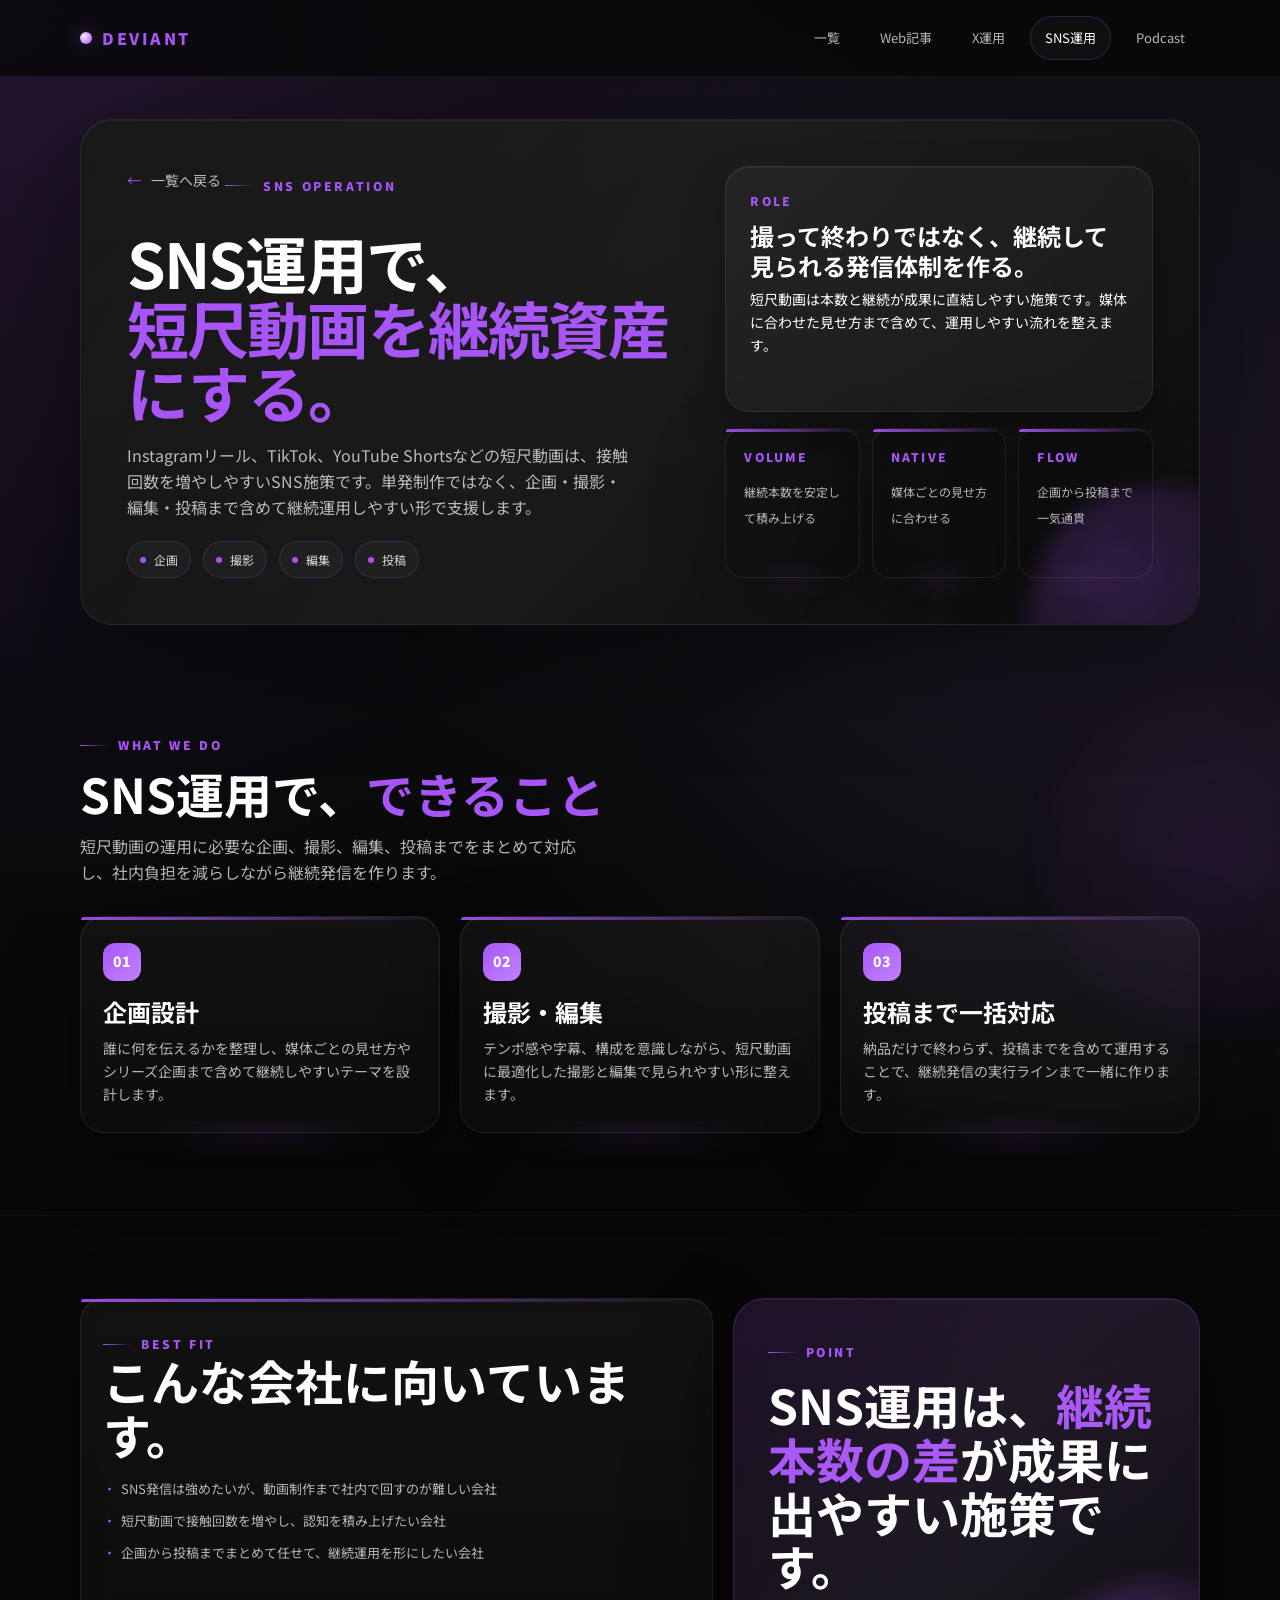
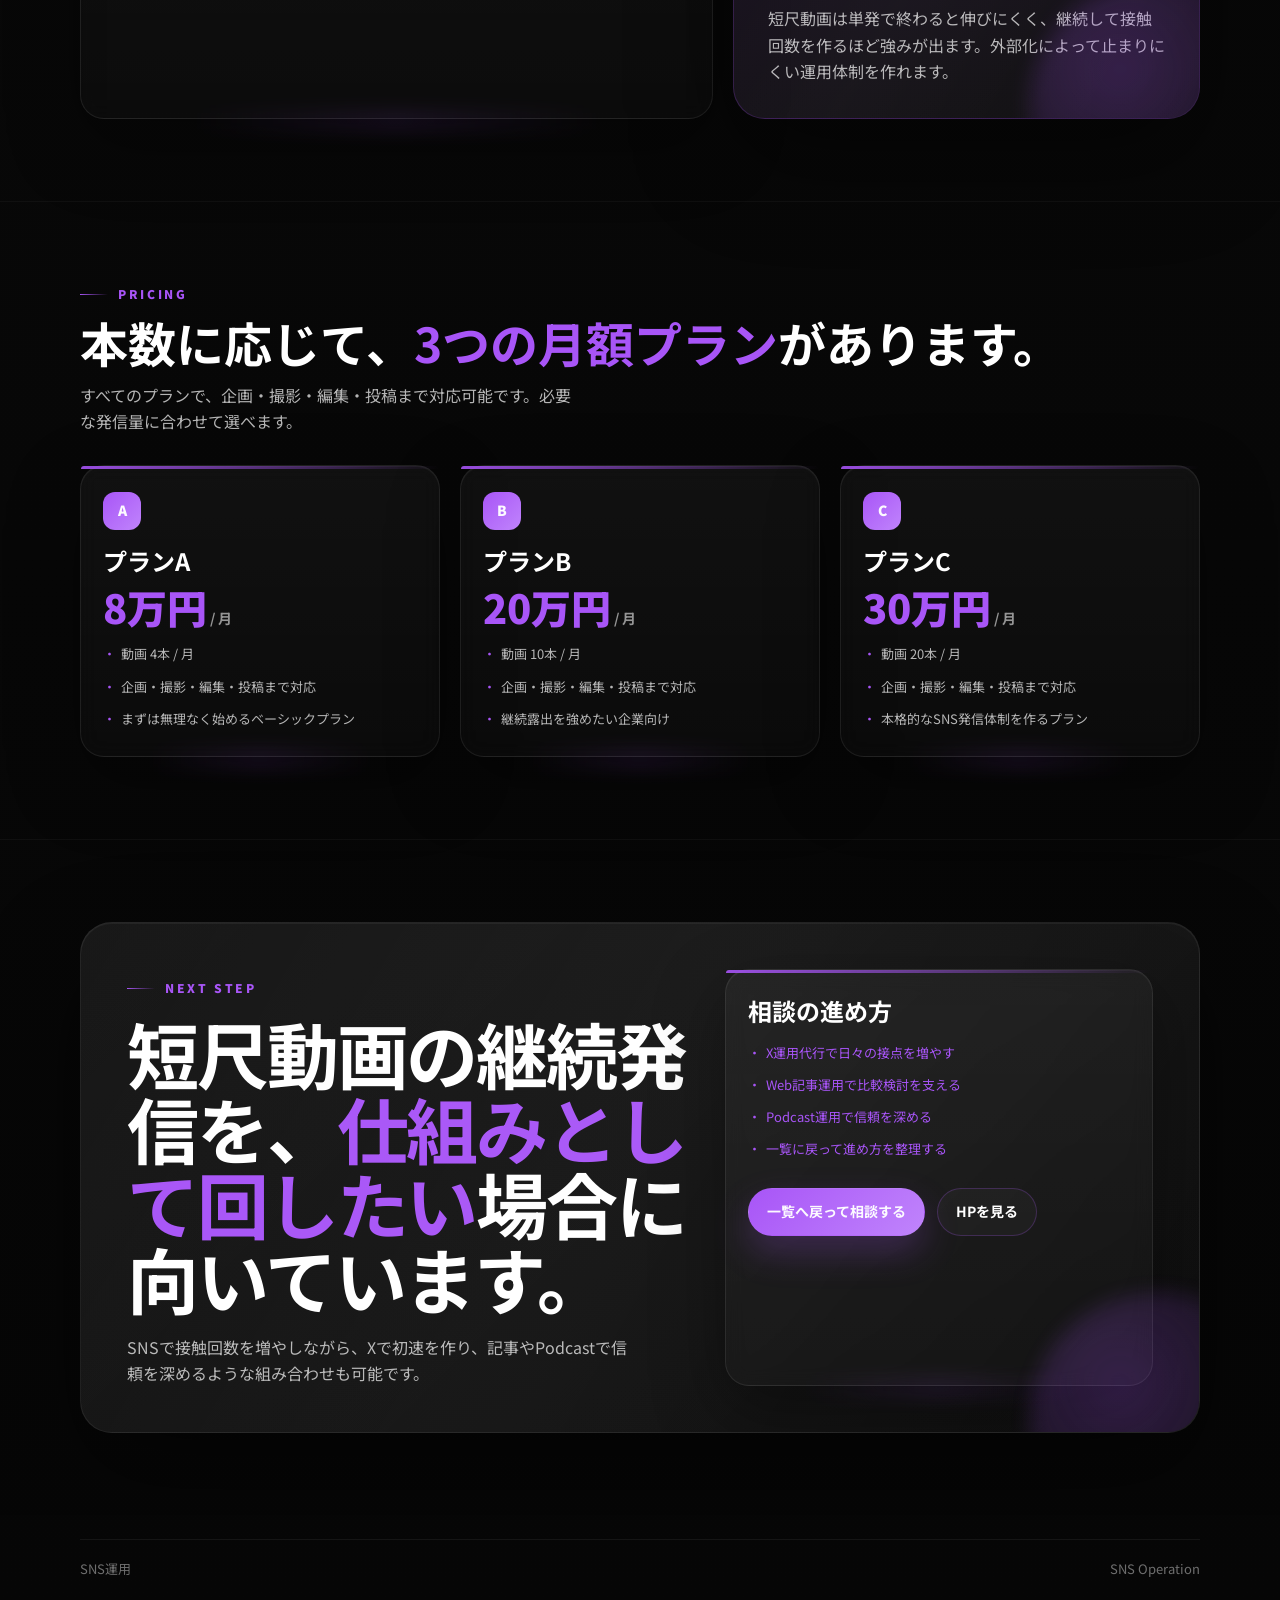
<file: LP/sns.html>
﻿<!DOCTYPE html>
<html lang="ja">
<head>
    <meta charset="UTF-8">
    <meta name="viewport" content="width=device-width, initial-scale=1.0">
    <title>SNS運用</title>
    <meta name="description" content="短尺動画を継続発信するSNS運用の詳細ページです。企画・撮影・編集・投稿まで一気通貫で対応します。">
    <link rel="preconnect" href="https://fonts.googleapis.com">
    <link rel="preconnect" href="https://fonts.gstatic.com" crossorigin>
    <link href="https://fonts.googleapis.com/css2?family=Noto+Sans+JP:wght@400;500;700;900&display=swap" rel="stylesheet">
    <link rel="stylesheet" href="site.css">
    <script src="site.js" defer></script>
</head>
<body>
    <header class="site-header">
        <div class="container header-inner">
            <a class="brand" href="../index.html" aria-label="トップページへ戻る"><span>Deviant</span></a>
            <nav class="header-nav">
                <a class="nav-link" data-page-link href="index.html">一覧</a>
                <a class="nav-link" data-page-link href="article.html">Web記事</a>
                <a class="nav-link" data-page-link href="x.html">X運用</a>
                <a class="nav-link" data-page-link href="sns.html">SNS運用</a>
                <a class="nav-link" data-page-link href="podcast.html">Podcast</a>
            </nav>
        </div>
    </header>

    <main class="page-main">
        <section class="page-hero">
            <div class="container">
                <div class="page-hero-shell">
                    <div class="page-hero-grid">
                        <div class="page-hero-copy">
                            <a class="back-link" href="index.html">一覧へ戻る</a>
                            <div class="eyebrow float-in">SNS Operation</div>
                            <h1 class="page-title float-in delay-1">SNS運用で、<br><span class="accent">短尺動画を継続資産にする。</span></h1>
                            <p class="lead float-in delay-2">Instagramリール、TikTok、YouTube Shortsなどの短尺動画は、接触回数を増やしやすいSNS施策です。単発制作ではなく、企画・撮影・編集・投稿まで含めて継続運用しやすい形で支援します。</p>
                            <div class="tag-row float-in delay-3" style="margin-top: 20px;">
                                <span class="tag">企画</span>
                                <span class="tag">撮影</span>
                                <span class="tag">編集</span>
                                <span class="tag">投稿</span>
                            </div>
                        </div>
                        <div class="page-hero-side reveal">
                            <div class="stacked-card">
                                <strong>Role</strong>
                                <h3>撮って終わりではなく、継続して見られる発信体制を作る。</h3>
                                <p>短尺動画は本数と継続が成果に直結しやすい施策です。媒体に合わせた見せ方まで含めて、運用しやすい流れを整えます。</p>
                            </div>
                            <div class="metric-stack">
                                <div class="metric-card">
                                    <strong>Volume</strong>
                                    <span>継続本数を安定して積み上げる</span>
                                </div>
                                <div class="metric-card">
                                    <strong>Native</strong>
                                    <span>媒体ごとの見せ方に合わせる</span>
                                </div>
                                <div class="metric-card">
                                    <strong>Flow</strong>
                                    <span>企画から投稿まで一気通貫</span>
                                </div>
                            </div>
                        </div>
                    </div>
                </div>
            </div>
        </section>

        <section class="section">
            <div class="container">
                <div class="section-head reveal">
                    <div class="eyebrow">What We Do</div>
                    <h2>SNS運用で、<span class="accent">できること</span></h2>
                    <p>短尺動画の運用に必要な企画、撮影、編集、投稿までをまとめて対応し、社内負担を減らしながら継続発信を作ります。</p>
                </div>
                <div class="service-grid">
                    <article class="card detail-card reveal">
                        <div class="card-index">01</div>
                        <h3>企画設計</h3>
                        <p>誰に何を伝えるかを整理し、媒体ごとの見せ方やシリーズ企画まで含めて継続しやすいテーマを設計します。</p>
                    </article>
                    <article class="card detail-card reveal">
                        <div class="card-index">02</div>
                        <h3>撮影・編集</h3>
                        <p>テンポ感や字幕、構成を意識しながら、短尺動画に最適化した撮影と編集で見られやすい形に整えます。</p>
                    </article>
                    <article class="card detail-card reveal">
                        <div class="card-index">03</div>
                        <h3>投稿まで一括対応</h3>
                        <p>納品だけで終わらず、投稿までを含めて運用することで、継続発信の実行ラインまで一緒に作ります。</p>
                    </article>
                </div>
            </div>
        </section>

        <section class="section">
            <div class="container">
                <div class="split-grid">
                    <article class="card audience-card reveal">
                        <div class="eyebrow">Best Fit</div>
                        <h2>こんな会社に向いています。</h2>
                        <ul class="check-list">
                            <li>SNS発信は強めたいが、動画制作まで社内で回すのが難しい会社</li>
                            <li>短尺動画で接触回数を増やし、認知を積み上げたい会社</li>
                            <li>企画から投稿までまとめて任せて、継続運用を形にしたい会社</li>
                        </ul>
                    </article>
                    <article class="quote-shell reveal">
                        <div class="quote-copy">
                            <div class="eyebrow">Point</div>
                            <h2>SNS運用は、<span class="accent">継続本数の差</span>が成果に出やすい施策です。</h2>
                            <p>短尺動画は単発で終わると伸びにくく、継続して接触回数を作るほど強みが出ます。外部化によって止まりにくい運用体制を作れます。</p>
                        </div>
                    </article>
                </div>
            </div>
        </section>

        <section class="section">
            <div class="container">
                <div class="section-head reveal">
                    <div class="eyebrow">Pricing</div>
                    <h2>本数に応じて、<span class="accent">3つの月額プラン</span>があります。</h2>
                    <p>すべてのプランで、企画・撮影・編集・投稿まで対応可能です。必要な発信量に合わせて選べます。</p>
                </div>
                <div class="service-grid">
                    <article class="card pricing-card reveal">
                        <div class="pricing-index">A</div>
                        <h3>プランA</h3>
                        <div class="price">8万円<span> / 月</span></div>
                        <ul class="check-list">
                            <li>動画 4本 / 月</li>
                            <li>企画・撮影・編集・投稿まで対応</li>
                            <li>まずは無理なく始めるベーシックプラン</li>
                        </ul>
                    </article>
                    <article class="card pricing-card reveal">
                        <div class="pricing-index">B</div>
                        <h3>プランB</h3>
                        <div class="price">20万円<span> / 月</span></div>
                        <ul class="check-list">
                            <li>動画 10本 / 月</li>
                            <li>企画・撮影・編集・投稿まで対応</li>
                            <li>継続露出を強めたい企業向け</li>
                        </ul>
                    </article>
                    <article class="card pricing-card reveal">
                        <div class="pricing-index">C</div>
                        <h3>プランC</h3>
                        <div class="price">30万円<span> / 月</span></div>
                        <ul class="check-list">
                            <li>動画 20本 / 月</li>
                            <li>企画・撮影・編集・投稿まで対応</li>
                            <li>本格的なSNS発信体制を作るプラン</li>
                        </ul>
                    </article>
                </div>
            </div>
        </section>

        <section class="section">
            <div class="container">
                <div class="cta-shell reveal">
                    <div class="cta-grid">
                        <div class="cta-copy">
                            <div class="eyebrow">Next Step</div>
                            <h2>短尺動画の継続発信を、<span class="accent">仕組みとして回したい</span>場合に向いています。</h2>
                            <p>SNSで接触回数を増やしながら、Xで初速を作り、記事やPodcastで信頼を深めるような組み合わせも可能です。</p>
                        </div>
                        <div class="card">
                            <h3>相談の進め方</h3>
                            <ul class="check-list">
                                <li><a class="inline-link" href="x.html">X運用代行で日々の接点を増やす</a></li>
                                <li><a class="inline-link" href="article.html">Web記事運用で比較検討を支える</a></li>
                                <li><a class="inline-link" href="podcast.html">Podcast運用で信頼を深める</a></li>
                                <li><a class="inline-link" href="index.html#contact">一覧に戻って進め方を整理する</a></li>
                            </ul>
                            <div class="button-row">
                                <a class="button button-primary" href="index.html#contact">一覧へ戻って相談する</a>
                                <a class="button button-secondary" href="../index.html">HPを見る</a>
                            </div>
                        </div>
                    </div>
                </div>
            </div>
        </section>
    </main>

    <footer class="footer">
        <div class="container footer-inner">
            <span>SNS運用</span>
            <span>SNS Operation</span>
        </div>
    </footer>
</body>
</html>
</file>
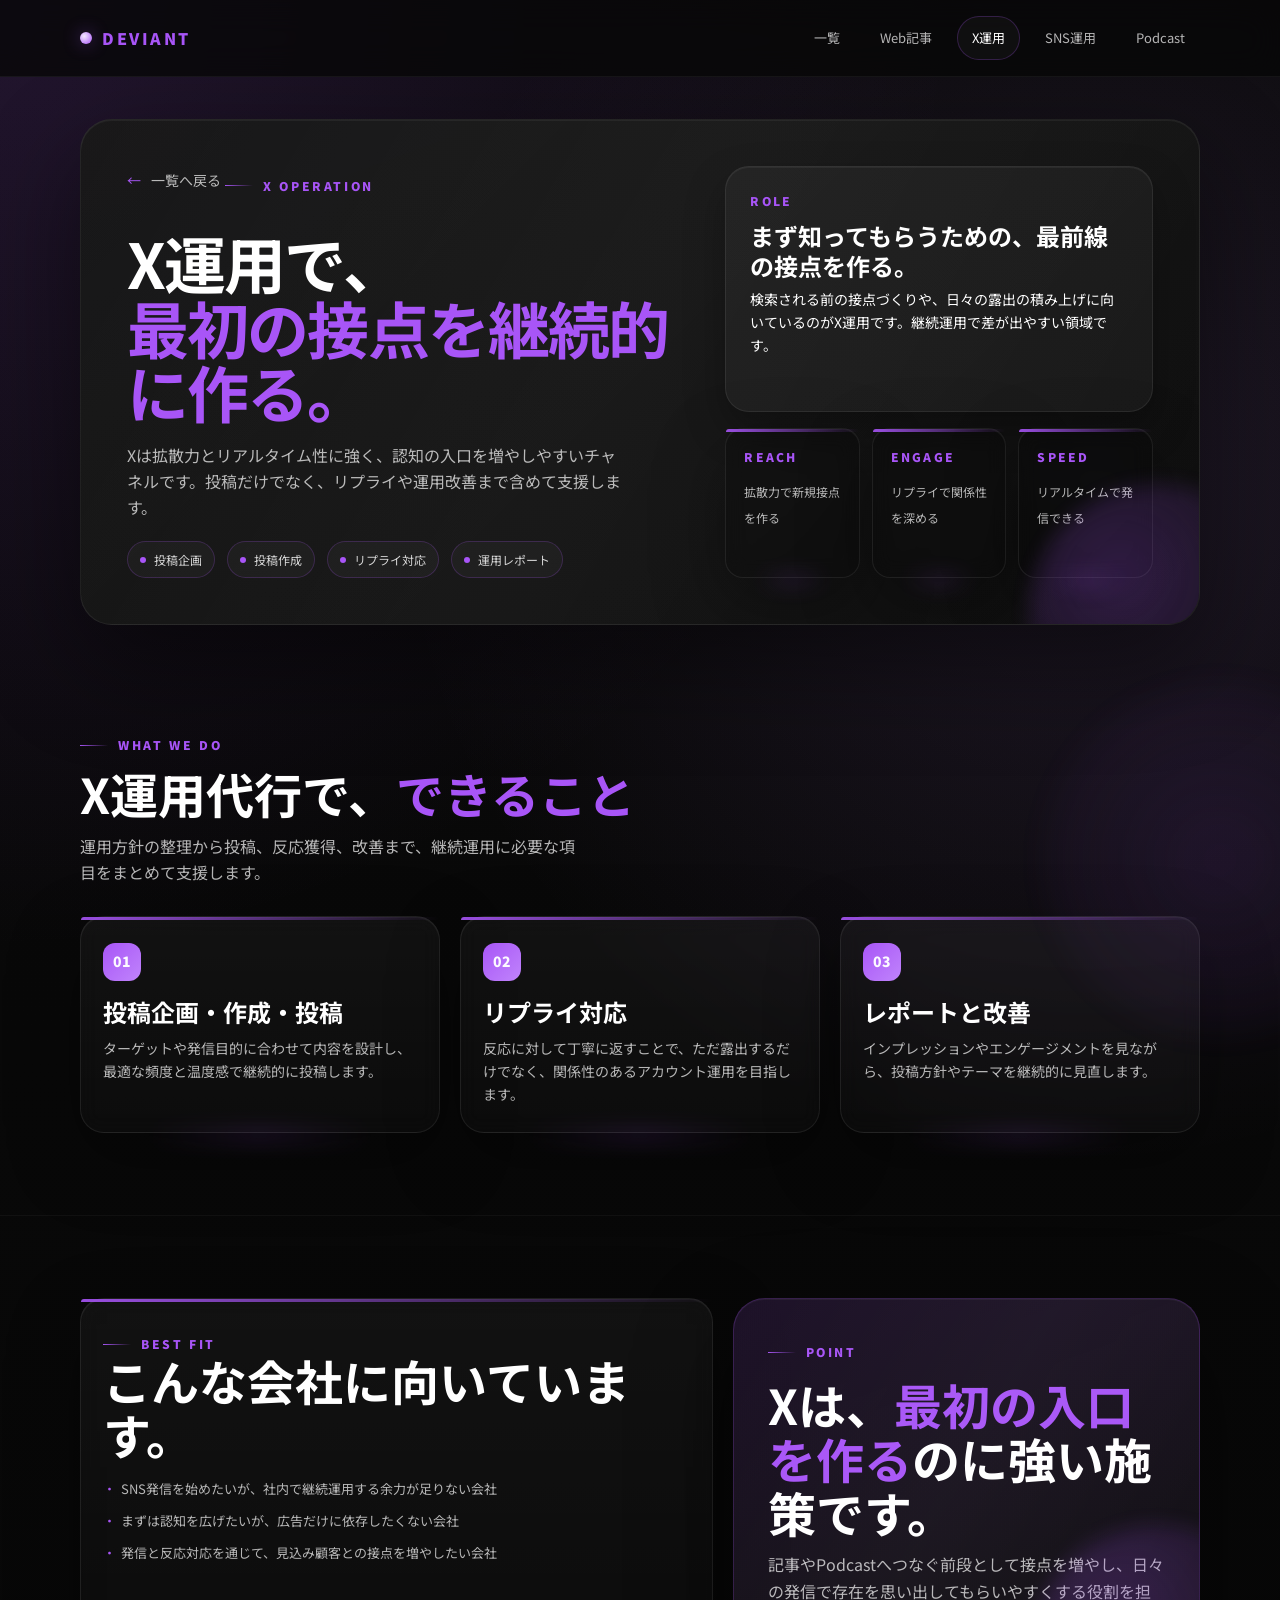
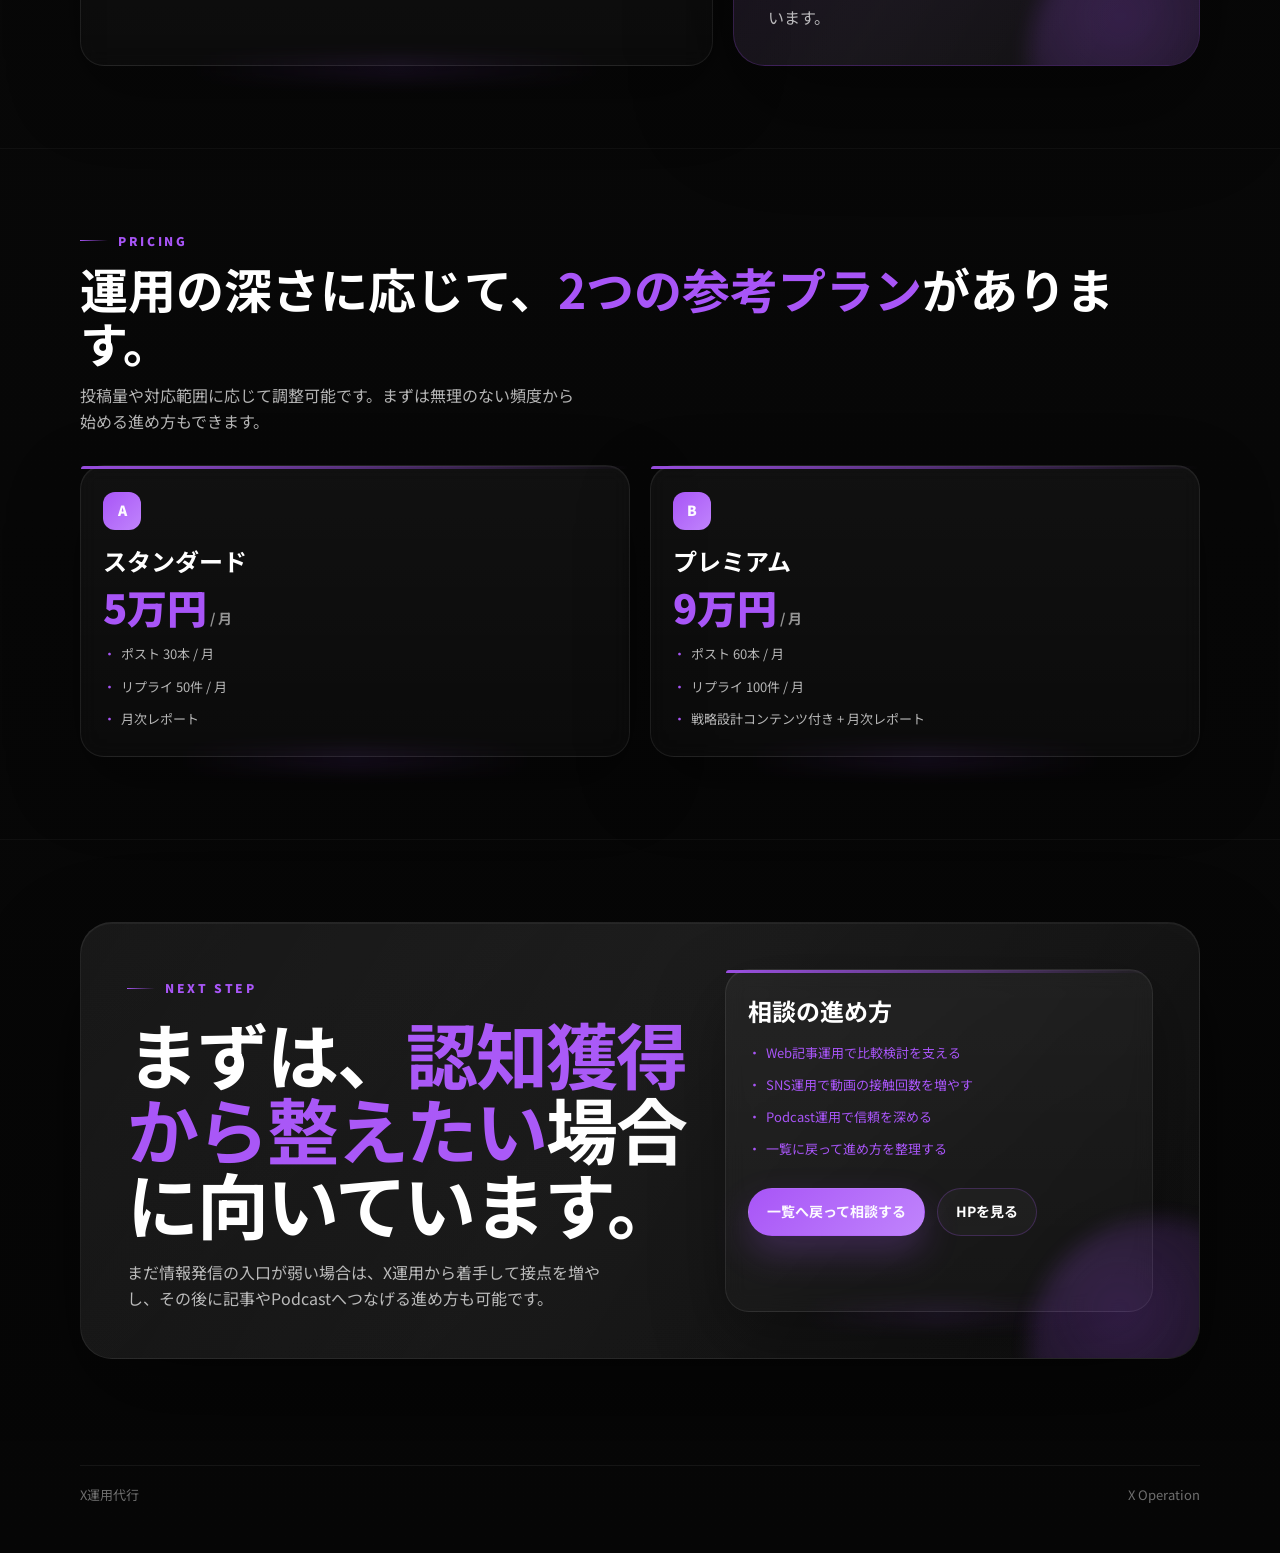
<file: LP/x.html>
﻿<!DOCTYPE html>
<html lang="ja">
<head>
    <meta charset="UTF-8">
    <meta name="viewport" content="width=device-width, initial-scale=1.0">
    <title>X運用代行</title>
    <meta name="description" content="認知の入口を増やすX運用代行の詳細ページです。投稿企画、運用代行、リプライ対応、改善提案まで支援します。">
    <link rel="preconnect" href="https://fonts.googleapis.com">
    <link rel="preconnect" href="https://fonts.gstatic.com" crossorigin>
    <link href="https://fonts.googleapis.com/css2?family=Noto+Sans+JP:wght@400;500;700;900&display=swap" rel="stylesheet">
    <link rel="stylesheet" href="site.css">
    <script src="site.js" defer></script>
</head>
<body>
    <header class="site-header">
        <div class="container header-inner">
            <a class="brand" href="../index.html" aria-label="トップページへ戻る"><span>Deviant</span></a>
            <nav class="header-nav">
                <a class="nav-link" data-page-link href="index.html">一覧</a>
                <a class="nav-link" data-page-link href="article.html">Web記事</a>
                <a class="nav-link" data-page-link href="x.html">X運用</a>
                <a class="nav-link" data-page-link href="sns.html">SNS運用</a>
                <a class="nav-link" data-page-link href="podcast.html">Podcast</a>
            </nav>
        </div>
    </header>

    <main class="page-main">
        <!-- Hero -->
        <section class="page-hero">
            <div class="container">
                <div class="page-hero-shell">
                    <div class="page-hero-grid">
                        <div class="page-hero-copy">
                            <a class="back-link" href="index.html">一覧へ戻る</a>
                            <div class="eyebrow float-in">X Operation</div>
                            <h1 class="page-title float-in delay-1">X運用で、<br><span class="accent">最初の接点を継続的に作る。</span></h1>
                            <p class="lead float-in delay-2">Xは拡散力とリアルタイム性に強く、認知の入口を増やしやすいチャネルです。投稿だけでなく、リプライや運用改善まで含めて支援します。</p>
                            <div class="tag-row float-in delay-3" style="margin-top: 20px;">
                                <span class="tag">投稿企画</span>
                                <span class="tag">投稿作成</span>
                                <span class="tag">リプライ対応</span>
                                <span class="tag">運用レポート</span>
                            </div>
                        </div>
                        <div class="page-hero-side reveal">
                            <div class="stacked-card">
                                <strong>Role</strong>
                                <h3>まず知ってもらうための、最前線の接点を作る。</h3>
                                <p>検索される前の接点づくりや、日々の露出の積み上げに向いているのがX運用です。継続運用で差が出やすい領域です。</p>
                            </div>
                            <div class="metric-stack">
                                <div class="metric-card">
                                    <strong>Reach</strong>
                                    <span>拡散力で新規接点を作る</span>
                                </div>
                                <div class="metric-card">
                                    <strong>Engage</strong>
                                    <span>リプライで関係性を深める</span>
                                </div>
                                <div class="metric-card">
                                    <strong>Speed</strong>
                                    <span>リアルタイムで発信できる</span>
                                </div>
                            </div>
                        </div>
                    </div>
                </div>
            </div>
        </section>

        <!-- Features -->
        <section class="section">
            <div class="container">
                <div class="section-head reveal">
                    <div class="eyebrow">What We Do</div>
                    <h2>X運用代行で、<span class="accent">できること</span></h2>
                    <p>運用方針の整理から投稿、反応獲得、改善まで、継続運用に必要な項目をまとめて支援します。</p>
                </div>
                <div class="service-grid">
                    <article class="card detail-card reveal">
                        <div class="card-index">01</div>
                        <h3>投稿企画・作成・投稿</h3>
                        <p>ターゲットや発信目的に合わせて内容を設計し、最適な頻度と温度感で継続的に投稿します。</p>
                    </article>
                    <article class="card detail-card reveal">
                        <div class="card-index">02</div>
                        <h3>リプライ対応</h3>
                        <p>反応に対して丁寧に返すことで、ただ露出するだけでなく、関係性のあるアカウント運用を目指します。</p>
                    </article>
                    <article class="card detail-card reveal">
                        <div class="card-index">03</div>
                        <h3>レポートと改善</h3>
                        <p>インプレッションやエンゲージメントを見ながら、投稿方針やテーマを継続的に見直します。</p>
                    </article>
                </div>
            </div>
        </section>

        <!-- Audience -->
        <section class="section">
            <div class="container">
                <div class="split-grid">
                    <article class="card audience-card reveal">
                        <div class="eyebrow">Best Fit</div>
                        <h2>こんな会社に向いています。</h2>
                        <ul class="check-list">
                            <li>SNS発信を始めたいが、社内で継続運用する余力が足りない会社</li>
                            <li>まずは認知を広げたいが、広告だけに依存したくない会社</li>
                            <li>発信と反応対応を通じて、見込み顧客との接点を増やしたい会社</li>
                        </ul>
                    </article>
                    <article class="quote-shell reveal">
                        <div class="quote-copy">
                            <div class="eyebrow">Point</div>
                            <h2>Xは、<span class="accent">最初の入口を作る</span>のに強い施策です。</h2>
                            <p>記事やPodcastへつなぐ前段として接点を増やし、日々の発信で存在を思い出してもらいやすくする役割を担います。</p>
                        </div>
                    </article>
                </div>
            </div>
        </section>

        <!-- Pricing -->
        <section class="section">
            <div class="container">
                <div class="section-head reveal">
                    <div class="eyebrow">Pricing</div>
                    <h2>運用の深さに応じて、<span class="accent">2つの参考プラン</span>があります。</h2>
                    <p>投稿量や対応範囲に応じて調整可能です。まずは無理のない頻度から始める進め方もできます。</p>
                </div>
                <div class="pricing-grid">
                    <article class="card pricing-card reveal">
                        <div class="pricing-index">A</div>
                        <h3>スタンダード</h3>
                        <div class="price">5万円<span> / 月</span></div>
                        <ul class="check-list">
                            <li>ポスト 30本 / 月</li>
                            <li>リプライ 50件 / 月</li>
                            <li>月次レポート</li>
                        </ul>
                    </article>
                    <article class="card pricing-card reveal">
                        <div class="pricing-index">B</div>
                        <h3>プレミアム</h3>
                        <div class="price">9万円<span> / 月</span></div>
                        <ul class="check-list">
                            <li>ポスト 60本 / 月</li>
                            <li>リプライ 100件 / 月</li>
                            <li>戦略設計コンテンツ付き + 月次レポート</li>
                        </ul>
                    </article>
                </div>
            </div>
        </section>

        <!-- CTA -->
        <section class="section">
            <div class="container">
                <div class="cta-shell reveal">
                    <div class="cta-grid">
                        <div class="cta-copy">
                            <div class="eyebrow">Next Step</div>
                            <h2>まずは、<span class="accent">認知獲得から整えたい</span>場合に向いています。</h2>
                            <p>まだ情報発信の入口が弱い場合は、X運用から着手して接点を増やし、その後に記事やPodcastへつなげる進め方も可能です。</p>
                        </div>
                        <div class="card">
                            <h3>相談の進め方</h3>
                            <ul class="check-list">
                                <li><a class="inline-link" href="article.html">Web記事運用で比較検討を支える</a></li>
                                <li><a class="inline-link" href="sns.html">SNS運用で動画の接触回数を増やす</a></li>
                                <li><a class="inline-link" href="podcast.html">Podcast運用で信頼を深める</a></li>
                                <li><a class="inline-link" href="index.html#contact">一覧に戻って進め方を整理する</a></li>
                            </ul>
                            <div class="button-row">
                                <a class="button button-primary" href="index.html#contact">一覧へ戻って相談する</a>
                                <a class="button button-secondary" href="../index.html">HPを見る</a>
                            </div>
                        </div>
                    </div>
                </div>
            </div>
        </section>
    </main>

    <footer class="footer">
        <div class="container footer-inner">
            <span>X運用代行</span>
            <span>X Operation</span>
        </div>
    </footer>
</body>
</html>
</file>
<file: style.css>
﻿@import url('https://fonts.googleapis.com/css2?family=Inter:wght@300;400;500;600;700;800;900&family=Outfit:wght@300;400;500;600;700;800;900&display=swap');

:root {
    --purple-100: #f3e8ff;
    --purple-200: #e9d5ff;
    --purple-300: #d8b4fe;
    --purple-400: #c084fc;
    --purple-500: #a855f7;
    --purple-600: #9333ea;
    --purple-700: #7e22ce;
    --purple-800: #6b21a8;
    --purple-900: #581c87;
    --bg-primary: #0a0a0f;
    --bg-secondary: #12121a;
    --bg-card: #1a1a2e;
    --bg-card-hover: #22223a;
    --text-primary: #f8f8ff;
    --text-secondary: #a0a0b8;
    --text-muted: #6b6b80;
    --gradient-1: linear-gradient(135deg, #9333ea 0%, #c084fc 50%, #7e22ce 100%);
    --gradient-2: linear-gradient(135deg, #581c87 0%, #9333ea 100%);
    --gradient-3: linear-gradient(180deg, rgba(147, 51, 234, 0.15) 0%, transparent 100%);
    --gradient-glow: radial-gradient(ellipse at center, rgba(147, 51, 234, 0.2) 0%, transparent 70%);
    --shadow-purple: 0 0 60px rgba(147, 51, 234, 0.3);
    --radius: 16px;
    --radius-sm: 8px;
    --radius-lg: 24px;
    --transition: all 0.4s cubic-bezier(0.25, 0.46, 0.45, 0.94);
}

*,
*::before,
*::after {
    margin: 0;
    padding: 0;
    box-sizing: border-box;
}

html {
    scroll-behavior: smooth;
    font-size: 16px;
}

body {
    font-family: 'Inter', 'Outfit', sans-serif;
    background: var(--bg-primary);
    color: var(--text-primary);
    overflow-x: hidden;
    line-height: 1.8;
    -webkit-font-smoothing: antialiased;
}

::selection {
    background: var(--purple-600);
    color: white;
}

::-webkit-scrollbar {
    width: 6px;
}

::-webkit-scrollbar-track {
    background: var(--bg-primary);
}

::-webkit-scrollbar-thumb {
    background: var(--purple-700);
    border-radius: 3px;
}

/* ===== LOADER ===== */
.loader {
    position: fixed;
    inset: 0;
    z-index: 9999;
    background: var(--bg-primary);
    display: flex;
    align-items: center;
    justify-content: center;
    transition: opacity 0.8s, visibility 0.8s;
}

.loader.hidden {
    opacity: 0;
    visibility: hidden;
}

.loader-text {
    font-family: 'Outfit', sans-serif;
    font-size: 3rem;
    font-weight: 900;
    letter-spacing: 0.3em;
    background: var(--gradient-1);
    -webkit-background-clip: text;
    -webkit-text-fill-color: transparent;
    background-clip: text;
    animation: loaderPulse 1.5s ease-in-out infinite;
}

@keyframes loaderPulse {

    0%,
    100% {
        opacity: 0.4;
        transform: scale(0.98);
    }

    50% {
        opacity: 1;
        transform: scale(1);
    }
}

/* ===== CURSOR GLOW ===== */
.cursor-glow {
    position: fixed;
    width: 400px;
    height: 400px;
    border-radius: 50%;
    background: radial-gradient(circle, rgba(147, 51, 234, 0.08) 0%, transparent 70%);
    pointer-events: none;
    z-index: 1;
    transform: translate(-50%, -50%);
    transition: left 0.3s ease, top 0.3s ease;
}

/* ===== NAVBAR ===== */
.navbar {
    position: fixed;
    top: 0;
    left: 0;
    right: 0;
    z-index: 1000;
    padding: 1.2rem 2rem;
    display: flex;
    align-items: center;
    justify-content: space-between;
    transition: var(--transition);
    background: transparent;
}

.navbar.scrolled {
    background: rgba(10, 10, 15, 0.85);
    backdrop-filter: blur(20px);
    border-bottom: 1px solid rgba(147, 51, 234, 0.15);
    padding: 0.8rem 2rem;
}

.nav-logo {
    font-family: 'Outfit', sans-serif;
    font-size: 1.8rem;
    font-weight: 900;
    letter-spacing: 0.15em;
    background: var(--gradient-1);
    -webkit-background-clip: text;
    -webkit-text-fill-color: transparent;
    background-clip: text;
    text-decoration: none;
}

.nav-links {
    display: flex;
    gap: 2.5rem;
    list-style: none;
}

.nav-links-cta {
    display: none;
}

.nav-actions {
    display: flex;
    align-items: center;
    gap: 0.85rem;
}

.nav-lp-button {
    display: inline-flex;
    align-items: center;
    justify-content: center;
    padding: 0.85rem 1.25rem;
    border-radius: 999px;
    background: linear-gradient(135deg, rgba(147, 51, 234, 0.22) 0%, rgba(192, 132, 252, 0.16) 100%);
    border: 1px solid rgba(216, 180, 254, 0.22);
    color: var(--text-primary);
    text-decoration: none;
    font-size: 0.74rem;
    font-weight: 700;
    letter-spacing: 0.12em;
    text-transform: uppercase;
    white-space: nowrap;
    box-shadow: 0 10px 30px rgba(147, 51, 234, 0.18);
    transition: var(--transition);
}

.nav-lp-button:hover {
    transform: translateY(-2px);
    border-color: rgba(216, 180, 254, 0.38);
    box-shadow: 0 14px 32px rgba(147, 51, 234, 0.28);
}

.nav-links a {
    color: var(--text-secondary);
    text-decoration: none;
    font-size: 0.85rem;
    font-weight: 500;
    letter-spacing: 0.1em;
    text-transform: uppercase;
    transition: var(--transition);
    position: relative;
}

.nav-links a::after {
    content: '';
    position: absolute;
    bottom: -4px;
    left: 0;
    width: 0;
    height: 2px;
    background: var(--gradient-1);
    transition: width 0.3s;
}

.nav-links a:hover {
    color: var(--purple-400);
}

.nav-links a:hover::after {
    width: 100%;
}

.hamburger {
    display: none;
    flex-direction: column;
    gap: 5px;
    cursor: pointer;
    z-index: 1001;
}

.hamburger span {
    width: 28px;
    height: 2px;
    background: var(--text-primary);
    transition: var(--transition);
}

.hamburger.active span:nth-child(1) {
    transform: rotate(45deg) translate(5px, 5px);
}

.hamburger.active span:nth-child(2) {
    opacity: 0;
}

.hamburger.active span:nth-child(3) {
    transform: rotate(-45deg) translate(5px, -5px);
}

/* ===== HERO ===== */
.hero {
    position: relative;
    min-height: 100vh;
    display: flex;
    flex-direction: column;
    align-items: center;
    justify-content: center;
    text-align: center;
    padding: 6rem 2rem 4rem;
    overflow: hidden;
}

.hero-bg {
    position: absolute;
    inset: 0;
    z-index: 0;
}

.hero-bg::before {
    content: '';
    position: absolute;
    top: -50%;
    left: 50%;
    transform: translateX(-50%);
    width: 800px;
    height: 800px;
    border-radius: 50%;
    background: radial-gradient(circle, rgba(147, 51, 234, 0.25) 0%, transparent 70%);
    animation: heroGlow 6s ease-in-out infinite;
}

.hero-bg::after {
    content: '';
    position: absolute;
    bottom: -20%;
    right: -10%;
    width: 600px;
    height: 600px;
    border-radius: 50%;
    background: radial-gradient(circle, rgba(126, 34, 206, 0.15) 0%, transparent 70%);
    animation: heroGlow 8s ease-in-out infinite reverse;
}

@keyframes heroGlow {

    0%,
    100% {
        opacity: 0.5;
        transform: translateX(-50%) scale(1);
    }

    50% {
        opacity: 1;
        transform: translateX(-50%) scale(1.2);
    }
}

.hero-particles {
    position: absolute;
    inset: 0;
    overflow: hidden;
}

.particle {
    position: absolute;
    width: 3px;
    height: 3px;
    background: var(--purple-400);
    border-radius: 50%;
    opacity: 0;
    animation: particleFloat 8s infinite;
}

@keyframes particleFloat {
    0% {
        opacity: 0;
        transform: translateY(100vh) scale(0);
    }

    10% {
        opacity: 0.8;
    }

    90% {
        opacity: 0.8;
    }

    100% {
        opacity: 0;
        transform: translateY(-10vh) scale(1);
    }
}

.hero-content {
    position: relative;
    z-index: 2;
}

.hero-badge {
    display: inline-flex;
    align-items: center;
    gap: 0.5rem;
    padding: 0.5rem 1.2rem;
    border: 1px solid rgba(147, 51, 234, 0.3);
    border-radius: 100px;
    font-size: 0.8rem;
    color: var(--purple-300);
    letter-spacing: 0.1em;
    margin-bottom: 2rem;
    background: rgba(147, 51, 234, 0.05);
    animation: fadeInUp 1s ease 0.2s both;
}

.hero-badge .dot {
    width: 6px;
    height: 6px;
    border-radius: 50%;
    background: var(--purple-400);
    animation: dotPulse 2s infinite;
}

@keyframes dotPulse {

    0%,
    100% {
        opacity: 1;
    }

    50% {
        opacity: 0.3;
    }
}

.hero-title {
    font-family: 'Outfit', sans-serif;
    font-size: clamp(4rem, 12vw, 9rem);
    font-weight: 900;
    letter-spacing: 0.15em;
    line-height: 1;
    margin-bottom: 1.5rem;
    background: var(--gradient-1);
    -webkit-background-clip: text;
    -webkit-text-fill-color: transparent;
    background-clip: text;
    animation: fadeInUp 1s ease 0.4s both;
}

.hero-subtitle {
    font-size: clamp(1rem, 2.5vw, 1.4rem);
    color: var(--text-secondary);
    font-weight: 300;
    letter-spacing: 0.3em;
    margin-bottom: 3rem;
    animation: fadeInUp 1s ease 0.6s both;
}

.cta-button {
    display: inline-flex;
    align-items: center;
    justify-content: center;
    padding: 1rem 2.4rem;
    border-radius: 999px;
    background: var(--gradient-1);
    border: 1px solid rgba(216, 180, 254, 0.18);
    color: white;
    text-decoration: none;
    font-size: 1rem;
    font-weight: 700;
    letter-spacing: 0.08em;
    box-shadow: 0 16px 40px rgba(147, 51, 234, 0.28);
    transition: var(--transition);
    animation: fadeInUp 1s ease 0.8s both;
}

.cta-button:hover {
    transform: translateY(-3px);
    box-shadow: 0 20px 48px rgba(147, 51, 234, 0.38);
}
.hero-scroll {
    position: absolute;
    bottom: 3rem;
    left: 50%;
    transform: translateX(-50%);
    display: flex;
    flex-direction: column;
    align-items: center;
    gap: 0.5rem;
    color: var(--text-muted);
    font-size: 0.75rem;
    letter-spacing: 0.2em;
    text-transform: uppercase;
    animation: fadeInUp 1s ease 1s both;
    cursor: pointer;
    text-decoration: none;
}

.scroll-line {
    width: 1px;
    height: 40px;
    background: linear-gradient(to bottom, var(--purple-500), transparent);
    animation: scrollLine 2s infinite;
}

@keyframes scrollLine {
    0% {
        transform: scaleY(0);
        transform-origin: top;
    }

    50% {
        transform: scaleY(1);
        transform-origin: top;
    }

    51% {
        transform-origin: bottom;
    }

    100% {
        transform: scaleY(0);
        transform-origin: bottom;
    }
}

/* ===== SECTIONS COMMON ===== */
section {
    position: relative;
    padding: 8rem 2rem;
}

.container {
    max-width: 1200px;
    margin: 0 auto;
}

.section-label {
    font-family: 'Outfit', sans-serif;
    font-size: 0.85rem;
    font-weight: 700;
    letter-spacing: 0.3em;
    text-transform: uppercase;
    color: var(--purple-400);
    margin-bottom: 0.8rem;
}

.section-title {
    font-family: 'Outfit', sans-serif;
    font-size: clamp(2rem, 5vw, 3.2rem);
    font-weight: 800;
    line-height: 1.2;
    margin-bottom: 1.5rem;
    color: var(--text-primary);
}

.section-desc {
    font-size: 1rem;
    color: var(--text-secondary);
    max-width: 600px;
    line-height: 2;
}

.reveal {
    opacity: 0;
    transform: translateY(40px);
    transition: opacity 0.8s ease, transform 0.8s ease;
}

.reveal.active {
    opacity: 1;
    transform: translateY(0);
}

/* ===== ABOUT ===== */
.about {
    background: var(--bg-secondary);
}

.about-grid {
    display: grid;
    grid-template-columns: 1fr 1fr;
    gap: 5rem;
    align-items: center;
    margin-top: 4rem;
}

.about-visual {
    position: relative;
    min-height: 400px;
    border-radius: var(--radius-lg);
    overflow: hidden;
}

.about-visual-inner {
    width: 100%;
    height: 100%;
    min-height: 400px;
    padding: 1.5rem;
    background: var(--gradient-2);
    border-radius: var(--radius-lg);
    display: flex;
    align-items: center;
    justify-content: center;
    position: relative;
}

.about-visual-inner::before {
    content: '';
    position: absolute;
    inset: 2px;
    background:
        radial-gradient(circle at top right, rgba(147, 51, 234, 0.18), transparent 35%),
        linear-gradient(180deg, rgba(26, 26, 46, 0.98) 0%, rgba(18, 18, 26, 1) 100%);
    border-radius: calc(var(--radius-lg) - 2px);
}

.about-icon-grid {
    position: relative;
    z-index: 1;
    display: grid;
    width: 100%;
    grid-template-columns: repeat(2, minmax(0, 1fr));
    gap: 1.25rem;
}

.about-icon-item {
    display: flex;
    flex-direction: column;
    align-items: center;
    justify-content: center;
    gap: 0.9rem;
    min-height: 170px;
    padding: 1.4rem 1rem;
    border-radius: 22px;
    background: linear-gradient(180deg, rgba(147, 51, 234, 0.1) 0%, rgba(147, 51, 234, 0.03) 100%);
    border: 1px solid rgba(147, 51, 234, 0.18);
    text-decoration: none;
    text-align: center;
    box-shadow: 0 18px 40px rgba(0, 0, 0, 0.18);
    transition: var(--transition);
}

.about-icon-item:hover {
    background: linear-gradient(180deg, rgba(147, 51, 234, 0.16) 0%, rgba(147, 51, 234, 0.06) 100%);
    border-color: rgba(192, 132, 252, 0.4);
    transform: translateY(-6px);
    box-shadow: 0 22px 44px rgba(147, 51, 234, 0.18);
}

.about-icon-item:focus-visible {
    outline: 2px solid rgba(216, 180, 254, 0.95);
    outline-offset: 4px;
}

.icon-mark {
    width: 72px;
    height: 72px;
    display: grid;
    place-items: center;
    border-radius: 22px;
    background: linear-gradient(135deg, rgba(192, 132, 252, 0.26) 0%, rgba(88, 28, 135, 0.3) 100%);
    border: 1px solid rgba(216, 180, 254, 0.22);
    color: var(--purple-200);
    box-shadow: inset 0 1px 0 rgba(255, 255, 255, 0.08), 0 12px 30px rgba(147, 51, 234, 0.16);
}

.icon-mark svg {
    width: 34px;
    height: 34px;
    stroke: currentColor;
    fill: none;
    stroke-width: 1.9;
    stroke-linecap: round;
    stroke-linejoin: round;
}

.icon-label {
    font-family: 'Outfit', sans-serif;
    font-size: 0.95rem;
    font-weight: 700;
    color: var(--text-primary);
    line-height: 1.5;
    letter-spacing: 0.04em;
}

.about-text p {
    color: var(--text-secondary);
    line-height: 2.2;
    margin-bottom: 1.5rem;
}



/* ===== SERVICES ===== */
.services {
    background: var(--bg-primary);
}

.services-grid {
    display: grid;
    grid-template-columns: repeat(2, minmax(0, 1fr));
    gap: 2rem;
    margin-top: 4rem;
    align-items: stretch;
}

.service-card {
    position: relative;
    display: flex;
    flex-direction: column;
    min-height: 100%;
    padding: 2.6rem 2rem;
    border-radius: var(--radius-lg);
    background: linear-gradient(180deg, rgba(26, 26, 46, 0.98) 0%, rgba(18, 18, 26, 1) 100%);
    border: 1px solid rgba(147, 51, 234, 0.14);
    box-shadow: 0 18px 50px rgba(0, 0, 0, 0.22);
    transition: var(--transition);
    overflow: hidden;
    cursor: pointer;
}

.service-card::before {
    content: '';
    position: absolute;
    top: 0;
    left: 0;
    right: 0;
    height: 3px;
    background: var(--gradient-1);
    opacity: 0;
    transition: opacity 0.4s;
}

.service-card:hover {
    transform: translateY(-10px);
    border-color: rgba(147, 51, 234, 0.32);
    box-shadow: 0 28px 70px rgba(147, 51, 234, 0.18);
    background: linear-gradient(180deg, rgba(34, 34, 58, 0.98) 0%, rgba(18, 18, 26, 1) 100%);
}

.service-card:hover::before {
    opacity: 1;
}

.service-number {
    font-family: 'Outfit', sans-serif;
    font-size: 3.5rem;
    font-weight: 900;
    background: var(--gradient-1);
    -webkit-background-clip: text;
    -webkit-text-fill-color: transparent;
    background-clip: text;
    opacity: 0.3;
    margin-bottom: 1.1rem;
}

.service-card h3 {
    font-family: 'Outfit', sans-serif;
    font-size: 1.5rem;
    font-weight: 700;
    line-height: 1.35;
    margin-bottom: 0.65rem;
}

.service-card .service-sub {
    font-size: 0.8rem;
    color: var(--purple-400);
    letter-spacing: 0.1em;
    margin-bottom: 1.3rem;
}

.service-card p {
    color: var(--text-secondary);
    font-size: 0.95rem;
    line-height: 1.9;
    margin-bottom: 0;
}

.service-platforms {
    display: flex;
    gap: 0.5rem;
    margin-top: 1.5rem;
    margin-bottom: 1.8rem;
    flex-wrap: wrap;
}

.platform-tag {
    padding: 0.3rem 0.8rem;
    border-radius: 100px;
    font-size: 0.75rem;
    background: rgba(147, 51, 234, 0.1);
    color: var(--purple-300);
    border: 1px solid rgba(147, 51, 234, 0.2);
}

.service-link {
    color: inherit;
    text-decoration: none;
}

.service-link:focus-visible {
    outline: 2px solid rgba(216, 180, 254, 0.9);
    outline-offset: 4px;
}

.service-cta {
    display: inline-flex;
    align-items: center;
    gap: 0.5rem;
    align-self: flex-start;
    margin-top: auto;
    padding: 0.75rem 1.1rem;
    border-radius: 999px;
    background: rgba(147, 51, 234, 0.1);
    border: 1px solid rgba(147, 51, 234, 0.22);
    color: var(--purple-200);
    font-size: 0.78rem;
    font-weight: 700;
    letter-spacing: 0.08em;
    text-transform: uppercase;
}

.service-cta::after {
    content: '→';
    transition: transform 0.3s ease;
}

.service-card:hover .service-cta::after {
    transform: translateX(4px);
}





/* ===== CTA ===== */
.cta {
    background: var(--bg-primary);
    text-align: center;
    padding: 10rem 2rem;
    position: relative;
    overflow: hidden;
}

.cta::before {
    content: '';
    position: absolute;
    top: 50%;
    left: 50%;
    transform: translate(-50%, -50%);
    width: 600px;
    height: 600px;
    border-radius: 50%;
    background: radial-gradient(circle, rgba(147, 51, 234, 0.15) 0%, transparent 70%);
}

.cta-title {
    font-family: 'Outfit', sans-serif;
    font-size: clamp(2rem, 5vw, 3.5rem);
    font-weight: 800;
    margin-bottom: 1.5rem;
    position: relative;
}

.cta-desc {
    color: var(--text-secondary);
    margin-bottom: 3rem;
    position: relative;
}

.cta-btn {
    display: inline-flex;
    align-items: center;
    gap: 0.8rem;
    padding: 1.2rem 3rem;
    background: var(--gradient-1);
    border: none;
    border-radius: 100px;
    color: white;
    font-size: 1rem;
    font-weight: 700;
    cursor: pointer;
    transition: var(--transition);
    position: relative;
    text-decoration: none;
    letter-spacing: 0.05em;
}

.cta-btn:hover {
    transform: translateY(-3px);
    box-shadow: 0 10px 40px rgba(147, 51, 234, 0.4);
}

/* ===== COMPANY ===== */
.company {
    background: var(--bg-secondary);
}

.company-table {
    margin-top: 4rem;
    width: 100%;
    max-width: 800px;
}

.company-row {
    display: grid;
    grid-template-columns: 160px 1fr;
    border-bottom: 1px solid rgba(255, 255, 255, 0.05);
}

.company-row dt {
    padding: 1.2rem 0;
    font-size: 0.9rem;
    font-weight: 600;
    color: var(--purple-300);
}

.company-row dd {
    padding: 1.2rem 0;
    font-size: 0.95rem;
    color: var(--text-secondary);
}

/* ===== NEWSLETTER ===== */
.newsletter {
    background: var(--bg-primary);
    position: relative;
}

.newsletter::before {
    content: '';
    position: absolute;
    inset: 14% 8% auto auto;
    width: 420px;
    height: 420px;
    border-radius: 50%;
    background: radial-gradient(circle, rgba(147, 51, 234, 0.18) 0%, transparent 72%);
    pointer-events: none;
}

.newsletter-inner {
    position: relative;
    display: grid;
    grid-template-columns: minmax(0, 1.15fr) minmax(320px, 0.85fr);
    gap: 2.5rem;
    padding: 3rem;
    border-radius: var(--radius-lg);
    overflow: hidden;
    background:
        linear-gradient(135deg, rgba(147, 51, 234, 0.12) 0%, rgba(147, 51, 234, 0.03) 100%),
        linear-gradient(180deg, rgba(26, 26, 46, 0.98) 0%, rgba(18, 18, 26, 1) 100%);
    border: 1px solid rgba(147, 51, 234, 0.18);
    box-shadow: 0 24px 70px rgba(0, 0, 0, 0.28), 0 0 42px rgba(147, 51, 234, 0.08);
}

.newsletter-inner::before {
    content: '';
    position: absolute;
    inset: 0;
    background: linear-gradient(120deg, transparent 0%, rgba(255, 255, 255, 0.04) 48%, transparent 100%);
    pointer-events: none;
}

.newsletter-copy,
.newsletter-form-wrap {
    position: relative;
    z-index: 1;
}

.newsletter-copy {
    display: flex;
    flex-direction: column;
    justify-content: center;
}

.newsletter-desc {
    max-width: 58ch;
    color: var(--text-secondary);
    font-size: 1rem;
    line-height: 2;
}

.newsletter-form-wrap {
    display: flex;
    flex-direction: column;
    justify-content: center;
    align-items: center;
    gap: 1rem;
}

.newsletter-form-embed {
    width: 100%;
    max-width: 560px;
    padding: 1rem;
    border-radius: 20px;
    background: rgba(10, 10, 15, 0.62);
    border: 1px solid rgba(147, 51, 234, 0.18);
    box-shadow: inset 0 1px 0 rgba(255, 255, 255, 0.04), 0 16px 40px rgba(0, 0, 0, 0.18);
}

.newsletter-form-embed [data-bme-form-id] {
    width: 100%;
    max-width: 100%;
    margin: 0 auto;
}

.newsletter-form-embed iframe {
    display: block;
    width: 100% !important;
    max-width: 100% !important;
    margin: 0 auto;
    border: 0;
    background: transparent;
}

.newsletter-form-embed form {
    width: 100% !important;
    max-width: 100% !important;
    margin: 0 auto;
}

.newsletter-form-embed input:not([type="hidden"]):not([type="checkbox"]):not([type="radio"]),
.newsletter-form-embed select,
.newsletter-form-embed textarea {
    width: 100% !important;
    max-width: 100% !important;
    min-height: 52px;
    padding: 0.95rem 1rem;
    border-radius: 14px;
    background: rgba(255, 255, 255, 0.03);
    color: var(--text-primary);
    font-family: inherit;
}

.newsletter-form-embed button,
.newsletter-form-embed input[type="submit"],
.newsletter-form-embed input[type="button"] {
    width: 100% !important;
    min-height: 52px;
    padding: 0.95rem 1.5rem;
    border: none;
    border-radius: 999px;
    background: var(--gradient-1);
    color: white;
    font-size: 0.92rem;
    font-weight: 700;
    letter-spacing: 0.04em;
    cursor: pointer;
    transition: var(--transition);
    box-shadow: 0 12px 30px rgba(147, 51, 234, 0.24);
}

.newsletter-form-embed button:hover,
.newsletter-form-embed input[type="submit"]:hover,
.newsletter-form-embed input[type="button"]:hover {
    transform: translateY(-2px);
    box-shadow: 0 18px 36px rgba(147, 51, 234, 0.34);
}
/* ===== CONTACT ===== */
.contact {
    background: var(--bg-primary);
    position: relative;
}

.contact-grid {
    display: grid;
    grid-template-columns: 1fr 1.2fr;
    gap: 5rem;
    margin-top: 4rem;
}

.contact-info-card {
    padding: 2rem;
    border-radius: var(--radius);
    background: var(--bg-card);
    border: 1px solid rgba(147, 51, 234, 0.1);
    margin-bottom: 1.5rem;
    display: flex;
    align-items: center;
    gap: 1.5rem;
    transition: var(--transition);
}

.contact-info-card:hover {
    border-color: rgba(147, 51, 234, 0.3);
    transform: translateX(5px);
}

.contact-icon {
    width: 50px;
    height: 50px;
    display: flex;
    align-items: center;
    justify-content: center;
    border-radius: var(--radius-sm);
    background: rgba(147, 51, 234, 0.1);
    font-size: 1.3rem;
    flex-shrink: 0;
}

.contact-info-text h4 {
    font-size: 0.9rem;
    margin-bottom: 0.3rem;
}

.contact-info-text p {
    font-size: 0.85rem;
    color: var(--text-secondary);
}

.contact-form {
    display: flex;
    flex-direction: column;
    gap: 1.5rem;
}

.form-group {
    position: relative;
}

.form-group label {
    display: block;
    font-size: 0.8rem;
    font-weight: 600;
    color: var(--text-secondary);
    letter-spacing: 0.05em;
    margin-bottom: 0.5rem;
}

.form-group input,
.form-group textarea {
    width: 100%;
    padding: 1rem 1.2rem;
    background: var(--bg-card);
    border: 1px solid rgba(147, 51, 234, 0.15);
    border-radius: var(--radius-sm);
    color: var(--text-primary);
    font-size: 0.95rem;
    font-family: inherit;
    transition: var(--transition);
    outline: none;
}

.form-group input:focus,
.form-group textarea:focus {
    border-color: var(--purple-500);
    box-shadow: 0 0 20px rgba(147, 51, 234, 0.15);
}

.form-group textarea {
    min-height: 150px;
    resize: vertical;
}

.submit-btn {
    padding: 1rem 3rem;
    background: var(--gradient-1);
    border: none;
    border-radius: var(--radius);
    color: white;
    font-size: 1rem;
    font-weight: 700;
    cursor: pointer;
    transition: var(--transition);
    letter-spacing: 0.1em;
    align-self: flex-start;
}

.submit-btn:hover {
    transform: translateY(-3px);
    box-shadow: 0 10px 30px rgba(147, 51, 234, 0.4);
}

/* ===== FOOTER ===== */
.footer {
    background: var(--bg-secondary);
    border-top: 1px solid rgba(147, 51, 234, 0.1);
    padding: 4rem 2rem 2rem;
}

.footer-content {
    max-width: 1200px;
    margin: 0 auto;
    display: flex;
    align-items: center;
    justify-content: space-between;
}

.footer-logo {
    font-family: 'Outfit', sans-serif;
    font-size: 1.5rem;
    font-weight: 900;
    letter-spacing: 0.15em;
    background: var(--gradient-1);
    -webkit-background-clip: text;
    -webkit-text-fill-color: transparent;
    background-clip: text;
}

.footer-copy {
    font-size: 0.8rem;
    color: var(--text-muted);
}

/* ===== FADE IN ANIMATION ===== */
@keyframes fadeInUp {
    from {
        opacity: 0;
        transform: translateY(30px);
    }

    to {
        opacity: 1;
        transform: translateY(0);
    }
}

/* ===== RESPONSIVE ===== */
@media (max-width: 1024px) {
    .services-grid {
        grid-template-columns: 1fr 1fr;
    }
}

@media (max-width: 768px) {
    .nav-links {
        display: none;
        position: fixed;
        top: 0;
        left: 0;
        right: 0;
        bottom: 0;
        background: rgba(10, 10, 15, 0.98);
        flex-direction: column;
        align-items: center;
        justify-content: center;
        gap: 2rem;
    }

    .nav-links.active {
        display: flex;
        z-index: 1000;
    }

    .hamburger {
        display: flex;
    }

    .about-grid {
        grid-template-columns: 1fr;
        gap: 3rem;
    }

    .services-grid {
        grid-template-columns: 1fr;
    }

    .contact-grid {
        grid-template-columns: 1fr;
        gap: 3rem;
    }

    .news-item {
        flex-direction: column;
        align-items: flex-start;
        gap: 0.8rem;
    }

    .company-row {
        grid-template-columns: 120px 1fr;
    }

    .about-stats {
        gap: 2rem;
    }

    .footer-content {
        flex-direction: column;
        gap: 1rem;
        text-align: center;
    }

    .hero {
        padding: 8rem 1.5rem 4rem;
    }

    section {
        padding: 5rem 1.5rem;
    }

    .cursor-glow {
        display: none;
    }
}




@media (max-width: 768px) {
    .navbar {
        padding: 1rem 1.1rem;
        gap: 0.75rem;
    }

    .navbar.scrolled {
        padding: 0.78rem 1.1rem;
    }

    .nav-logo {
        font-size: 1.35rem;
        letter-spacing: 0.12em;
    }

    .nav-links {
        display: none;
        position: fixed;
        top: 0;
        left: 0;
        right: 0;
        bottom: 0;
        background: rgba(10, 10, 15, 0.98);
        flex-direction: column;
        align-items: center;
        justify-content: flex-start;
        gap: 1.6rem;
        padding: 7rem 1.5rem 2rem;
    }

    .nav-links.active {
        display: flex;
        z-index: 1000;
    }

    .nav-links a {
        font-size: 1rem;
    }

    .nav-links-cta {
        display: block;
        margin-top: 0.5rem;
    }

    .nav-links-cta a {
        display: inline-flex;
        align-items: center;
        justify-content: center;
        padding: 0.95rem 1.4rem;
        border-radius: 999px;
        background: var(--gradient-1);
        color: white;
        box-shadow: 0 12px 28px rgba(147, 51, 234, 0.3);
    }

    .nav-links-cta a::after {
        display: none;
    }

    .nav-actions {
        margin-left: auto;
        gap: 0.65rem;
    }

    .nav-lp-button {
        padding: 0.72rem 0.95rem;
        font-size: 0.68rem;
        letter-spacing: 0.08em;
    }

    .hamburger {
        display: flex;
    }

    .about-grid {
        grid-template-columns: 1fr;
        gap: 3rem;
    }

    .about-visual {
        min-height: auto;
    }

    .about-visual-inner {
        min-height: auto;
        padding: 1rem;
    }

    .about-icon-grid {
        gap: 0.9rem;
    }

    .about-icon-item {
        min-height: 148px;
        padding: 1rem 0.85rem;
        border-radius: 18px;
    }

    .icon-mark {
        width: 60px;
        height: 60px;
        border-radius: 18px;
    }

    .icon-mark svg {
        width: 28px;
        height: 28px;
    }

    .icon-label {
        font-size: 0.86rem;
    }

    .services-grid {
        grid-template-columns: 1fr;
    }

    .contact-grid {
        grid-template-columns: 1fr;
        gap: 3rem;
    }

    .news-item {
        flex-direction: column;
        align-items: flex-start;
        gap: 0.8rem;
    }

    .company-row {
        grid-template-columns: 120px 1fr;
    }

    .about-stats {
        gap: 2rem;
    }

    .footer-content {
        flex-direction: column;
        gap: 1rem;
        text-align: center;
    }

    .hero {
        padding: 8rem 1.5rem 4rem;
    }

    .hero-subtitle {
        font-size: clamp(1rem, 4.5vw, 1.15rem);
        letter-spacing: 0.14em;
        line-height: 1.9;
    }

    section {
        padding: 5rem 1.5rem;
    }

    .cursor-glow {
        display: none;
    }
}

@media (max-width: 480px) {
    .navbar {
        padding: 0.95rem 0.9rem;
    }

    .navbar.scrolled {
        padding: 0.72rem 0.9rem;
    }

    .nav-logo {
        font-size: 1.12rem;
    }

    .nav-lp-button {
        padding: 0.66rem 0.82rem;
        font-size: 0.64rem;
    }

    .hero {
        padding: 7.5rem 1rem 4rem;
    }

    section {
        padding: 4.5rem 1rem;
    }
}

@media (prefers-reduced-motion: reduce) {
    *,
    *::before,
    *::after {
        animation: none !important;
        transition: none !important;
        scroll-behavior: auto !important;
    }
}


@media (max-width: 768px) {
    .newsletter-inner {
        grid-template-columns: 1fr;
        gap: 1.5rem;
        padding: 2rem 1.4rem;
    }

    .newsletter-desc {
        font-size: 0.95rem;
        line-height: 1.9;
    }

    .newsletter-form-embed {
        padding: 0.85rem;
    }

    .newsletter-form-embed button,
    .newsletter-form-embed input[type="submit"],
    .newsletter-form-embed input[type="button"] {
        width: 100% !important;
    }
}

@media (max-width: 480px) {
    .newsletter-inner {
        padding: 1.5rem 1rem;
        border-radius: 20px;
    }

    .newsletter-form-embed {
        padding: 0.75rem;
        border-radius: 16px;
    }

    .newsletter-form-embed input:not([type="hidden"]):not([type="checkbox"]):not([type="radio"]),
    .newsletter-form-embed select,
    .newsletter-form-embed textarea,
    .newsletter-form-embed button,
    .newsletter-form-embed input[type="submit"],
    .newsletter-form-embed input[type="button"] {
        font-size: 0.9rem;
    }
}
</file>
<file: LP/site.css>
﻿:root {
    --bg: #070707;
    --bg-soft: #101010;
    --panel: rgba(255, 255, 255, 0.045);
    --panel-strong: rgba(255, 255, 255, 0.075);
    --line: rgba(168, 85, 247, 0.24);
    --line-soft: rgba(255, 255, 255, 0.08);
    --text: #ffffff;
    --muted: rgba(255, 255, 255, 0.7);
    --subtle: rgba(255, 255, 255, 0.42);
    --gold: #a855f7;
    --gold-deep: #7e22ce;
    --shadow-xl: 0 40px 100px rgba(0, 0, 0, 0.45);
    --shadow-lg: 0 26px 70px rgba(0, 0, 0, 0.34);
    --shadow-md: 0 18px 40px rgba(0, 0, 0, 0.28);
    --radius-xl: 32px;
    --radius-lg: 24px;
    --radius-md: 18px;
    --content: min(1120px, calc(100% - 40px));
}

* {
    box-sizing: border-box;
    margin: 0;
    padding: 0;
}

html {
    scroll-behavior: smooth;
}

body {
    min-height: 100%;
    font-family: 'Noto Sans JP', sans-serif;
    color: var(--text);
    background:
        radial-gradient(circle at top left, rgba(168, 85, 247, 0.16), transparent 28%),
        radial-gradient(circle at 85% 15%, rgba(192, 132, 252, 0.12), transparent 24%),
        linear-gradient(180deg, #090909 0%, #060606 100%);
    line-height: 1.65;
}

body::before {
    content: "";
    position: fixed;
    inset: 0;
    pointer-events: none;
    background-image:
        linear-gradient(rgba(255, 255, 255, 0.015) 1px, transparent 1px),
        linear-gradient(90deg, rgba(255, 255, 255, 0.015) 1px, transparent 1px);
    background-size: 56px 56px;
    mask-image: linear-gradient(180deg, rgba(0, 0, 0, 0.86), transparent 90%);
    opacity: 0.5;
}


body::after {
    content: "";
    position: fixed;
    right: -120px;
    bottom: -140px;
    width: 360px;
    height: 360px;
    border-radius: 50%;
    background: radial-gradient(circle, rgba(168, 85, 247, 0.14), rgba(168, 85, 247, 0));
    filter: blur(16px);
    pointer-events: none;
    opacity: 0.7;
}
a {
    color: inherit;
    text-decoration: none;
}

img {
    max-width: 100%;
    display: block;
}

.container {
    width: var(--content);
    margin: 0 auto;
}

.site-header {
    position: sticky;
    top: 0;
    z-index: 20;
    backdrop-filter: blur(16px);
    background: rgba(7, 7, 7, 0.78);
    border-bottom: 1px solid rgba(255, 255, 255, 0.05);
}

.header-inner {
    display: flex;
    align-items: center;
    justify-content: space-between;
    gap: 16px;
    min-height: 76px;
}

.brand {
    display: inline-flex;
    align-items: center;
    gap: 10px;
    font-size: 16px;
    font-weight: 900;
    letter-spacing: 0.16em;
    text-transform: uppercase;
}

.brand::before {
    content: "";
    width: 12px;
    height: 12px;
    border-radius: 50%;
    background: radial-gradient(circle at 35% 35%, #f3e8ff, var(--gold));
    box-shadow: 0 0 18px rgba(168, 85, 247, 0.45);
}

.brand span {
    color: var(--gold);
}

.header-nav {
    display: flex;
    align-items: center;
    gap: 10px;
    flex-wrap: wrap;
    justify-content: flex-end;
}

.nav-link {
    padding: 10px 14px;
    border-radius: 999px;
    border: 1px solid transparent;
    color: var(--muted);
    font-size: 13px;
    transition: 0.25s ease;
}

.nav-link:hover,
.nav-link.is-current {
    color: var(--text);
    border-color: var(--line);
    background: rgba(255, 255, 255, 0.03);
}

.page-main {
    overflow: hidden;
}

.hero,
.page-hero {
    padding: 42px 0 28px;
}

.hero-shell,
.page-hero-shell,
.cta-shell,
.quote-shell {
    position: relative;
    overflow: hidden;
    border-radius: var(--radius-xl);
    border: 1px solid rgba(255, 255, 255, 0.08);
    background:
        linear-gradient(135deg, rgba(255, 255, 255, 0.04), rgba(255, 255, 255, 0.02)),
        linear-gradient(160deg, rgba(16, 16, 16, 0.97), rgba(8, 8, 8, 0.98));
    box-shadow: var(--shadow-xl), inset 0 1px 0 rgba(255, 255, 255, 0.05);
    isolation: isolate;
}

.hero-shell::before,
.page-hero-shell::before,
.cta-shell::before,
.quote-shell::before {
    content: "";
    position: absolute;
    inset: 0;
    background: linear-gradient(120deg, transparent 0%, rgba(255, 255, 255, 0.03) 48%, transparent 100%);
    pointer-events: none;
}

.hero-shell::after,
.page-hero-shell::after,
.cta-shell::after,
.quote-shell::after {
    content: "";
    position: absolute;
    inset: auto -90px -120px auto;
    width: 260px;
    aspect-ratio: 1;
    border-radius: 50%;
    background: radial-gradient(circle at 35% 35%, rgba(168, 85, 247, 0.34), rgba(168, 85, 247, 0));
    filter: blur(10px);
    opacity: 0.7;
    pointer-events: none;
}

.hero-grid,
.page-hero-grid,
.cta-grid,
.split-grid,
.value-grid,
.detail-grid,
.pricing-grid,
.service-grid,
.related-grid,
.highlight-grid {
    display: grid;
    gap: 20px;
}

.hero-grid,
.page-hero-grid,
.cta-grid,
.split-grid {
    grid-template-columns: minmax(0, 1.15fr) minmax(300px, 0.85fr);
}

.hero-grid,
.page-hero-grid,
.cta-grid {
    padding: 46px;
    align-items: stretch;
}

.eyebrow {
    display: inline-flex;
    align-items: center;
    gap: 10px;
    color: var(--gold);
    font-size: 12px;
    font-weight: 900;
    letter-spacing: 0.22em;
    text-transform: uppercase;
}

.eyebrow::before {
    content: "";
    width: 28px;
    height: 1px;
    background: linear-gradient(90deg, rgba(168, 85, 247, 0.98), transparent);
}

.hero-copy h1,
.page-title,
.cta-copy h2 {
    font-size: clamp(40px, 7vw, 72px);
    line-height: 1.04;
    letter-spacing: -0.03em;
    margin: 18px 0 18px;
}

.page-title {
    font-size: clamp(38px, 6vw, 62px);
}

.accent {
    color: var(--gold);
}

.lead,
.section-head p,
.page-hero-copy p,
.cta-copy p,
.quote-copy p,
.muted-copy {
    color: var(--muted);
    font-size: 16px;
    max-width: 56ch;
}

.hero-actions,
.button-row,
.chip-row,
.tag-row {
    display: flex;
    flex-wrap: wrap;
    gap: 12px;
}

.hero-actions,
.button-row {
    margin-top: 28px;
}

.button {
    display: inline-flex;
    align-items: center;
    justify-content: center;
    min-height: 48px;
    padding: 0 18px;
    border-radius: 999px;
    border: 1px solid transparent;
    font-size: 14px;
    font-weight: 700;
    transition: transform 0.25s ease, box-shadow 0.25s ease, border-color 0.25s ease, background 0.25s ease;
}

.button:hover {
    transform: translateY(-2px);
}

.button-primary {
    color: #fcfaff;
    background: linear-gradient(135deg, var(--gold), #c084fc);
    box-shadow: 0 16px 36px rgba(168, 85, 247, 0.24);
}

.button-secondary {
    color: var(--text);
    background: rgba(255, 255, 255, 0.03);
    border-color: var(--line);
}

.button-ghost {
    color: var(--muted);
    background: transparent;
    border-color: rgba(255, 255, 255, 0.08);
}

.hero-note,
.section-note,
.page-note {
    color: var(--subtle);
    font-size: 13px;
}

.chip,
.tag {
    display: inline-flex;
    align-items: center;
    gap: 8px;
    padding: 8px 12px;
    border-radius: 999px;
    border: 1px solid rgba(168, 85, 247, 0.22);
    background: rgba(255, 255, 255, 0.03);
    color: rgba(255, 255, 255, 0.82);
    font-size: 12px;
}

.chip::before,
.tag::before {
    content: "";
    width: 6px;
    height: 6px;
    border-radius: 50%;
    background: var(--gold);
}

.panel,
.card,
.metric-card,
.info-card {
    position: relative;
    padding: 26px 22px;
    border-radius: var(--radius-lg);
    border: 1px solid rgba(255, 255, 255, 0.08);
    background: linear-gradient(180deg, rgba(255, 255, 255, 0.045), rgba(255, 255, 255, 0.02));
    backdrop-filter: blur(10px);
    box-shadow: var(--shadow-lg), inset 0 1px 0 rgba(255, 255, 255, 0.04);
    transition: transform 0.28s ease, border-color 0.28s ease, box-shadow 0.28s ease;
}

.panel::before,
.card::before,
.metric-card::before,
.info-card::before {
    content: "";
    position: absolute;
    top: 0;
    left: 0;
    right: 0;
    height: 3px;
    border-radius: var(--radius-lg) var(--radius-lg) 0 0;
    background: linear-gradient(90deg, rgba(168, 85, 247, 0.9), rgba(168, 85, 247, 0));
}

.panel::after,
.card::after,
.metric-card::after,
.info-card::after {
    content: "";
    position: absolute;
    inset: auto 14px -16px 14px;
    height: 26px;
    border-radius: 999px;
    background: radial-gradient(circle, rgba(168, 85, 247, 0.12), transparent 70%);
    filter: blur(8px);
    opacity: 0.7;
    pointer-events: none;
}

.panel:hover,
.card:hover,
.metric-card:hover,
.info-card:hover {
    transform: translateY(-4px);
    border-color: rgba(168, 85, 247, 0.22);
    box-shadow: var(--shadow-xl), inset 0 1px 0 rgba(255, 255, 255, 0.05);
}

.service-card,
.detail-card,
.related-card,
.value-card,
.pricing-card,
.audience-card,
.highlight-card {
    height: 100%;
}

.card-index,
.service-index,
.value-index,
.pricing-index {
    display: inline-flex;
    align-items: center;
    justify-content: center;
    width: 38px;
    height: 38px;
    border-radius: 12px;
    background: linear-gradient(135deg, var(--gold), #c084fc);
    color: #fcfaff;
    font-size: 14px;
    font-weight: 900;
    margin-bottom: 16px;
}

h2 {
    font-size: clamp(30px, 5vw, 48px);
    line-height: 1.12;
}

h3 {
    font-size: 24px;
    line-height: 1.24;
    margin-bottom: 10px;
}

h4 {
    font-size: 18px;
    line-height: 1.3;
}

p {
    font-size: 14px;
}

.section {
    position: relative;
    padding: 82px 0;
}

.section + .section {
    border-top: 1px solid rgba(255, 255, 255, 0.04);
}

.section-head {
    display: grid;
    gap: 12px;
    margin-bottom: 30px;
}

.service-grid,
.related-grid,
.highlight-grid {
    grid-template-columns: repeat(3, minmax(0, 1fr));
}

.service-grid-four {
    grid-template-columns: repeat(4, minmax(0, 1fr));
}

.value-grid,
.detail-grid,
.pricing-grid {
    grid-template-columns: repeat(2, minmax(0, 1fr));
}

.card p,
.panel p,
.metric-card p,
.info-card p,
.list li,
.check-list li {
    color: var(--muted);
}

.list,
.check-list {
    list-style: none;
    display: grid;
    gap: 10px;
    margin-top: 16px;
}

.list li,
.check-list li {
    position: relative;
    padding-left: 18px;
    font-size: 13px;
    line-height: 1.7;
}

.list li::before,
.check-list li::before {
    content: "・";
    position: absolute;
    left: 0;
    color: var(--gold);
}

.hero-side,
.page-hero-side {
    display: grid;
    gap: 16px;
}

.stacked-card {
    position: relative;
    padding: 24px;
    border-radius: var(--radius-lg);
    background: rgba(255, 255, 255, 0.035);
    border: 1px solid rgba(255, 255, 255, 0.08);
    box-shadow: var(--shadow-md), inset 0 1px 0 rgba(255, 255, 255, 0.05);
}

.stacked-card strong,
.metric-card strong,
.info-card strong {
    display: block;
    color: var(--gold);
    font-size: 12px;
    font-weight: 900;
    letter-spacing: 0.18em;
    text-transform: uppercase;
    margin-bottom: 10px;
}

.stacked-card h3 {
    font-size: 24px;
    margin-bottom: 8px;
}

.metric-stack {
    display: grid;
    gap: 12px;
    grid-template-columns: repeat(3, minmax(0, 1fr));
}

.metric-card {
    padding: 18px;
    border-radius: 18px;
    background: rgba(0, 0, 0, 0.22);
}

.metric-card span {
    color: var(--muted);
    font-size: 12px;
}

.inline-link {
    color: var(--gold);
}

.quote-shell {
    padding: 34px;
    background: linear-gradient(160deg, rgba(168, 85, 247, 0.14), rgba(255, 255, 255, 0.03));
    border-color: rgba(168, 85, 247, 0.24);
}

.quote-copy h2 {
    margin: 16px 0 12px;
}

.back-link {
    display: inline-flex;
    align-items: center;
    gap: 10px;
    color: var(--muted);
    font-size: 14px;
    margin-bottom: 20px;
}

.back-link::before {
    content: "←";
    color: var(--gold);
}

.kicker {
    color: var(--subtle);
    font-size: 13px;
    text-transform: uppercase;
    letter-spacing: 0.18em;
}

.price {
    font-size: 40px;
    line-height: 1;
    font-weight: 900;
    color: var(--gold);
    margin: 12px 0;
}

.price span {
    font-size: 14px;
    color: rgba(255, 255, 255, 0.56);
    font-weight: 700;
}

.footer {
    padding: 24px 0 48px;
}

.footer-inner {
    display: flex;
    justify-content: space-between;
    gap: 16px;
    align-items: center;
    color: var(--subtle);
    font-size: 13px;
    border-top: 1px solid rgba(255, 255, 255, 0.06);
    padding-top: 18px;
}

.float-in {
    opacity: 0;
    transform: translateY(18px);
    animation: floatIn 0.75s ease forwards;
}

.delay-1 {
    animation-delay: 0.12s;
}

.delay-2 {
    animation-delay: 0.22s;
}

.delay-3 {
    animation-delay: 0.3s;
}

.reveal {
    opacity: 0;
    transform: translateY(18px);
    transition: opacity 0.68s ease, transform 0.68s ease;
}

.reveal.is-visible {
    opacity: 1;
    transform: translateY(0);
}

@keyframes floatIn {
    from {
        opacity: 0;
        transform: translateY(18px);
    }

    to {
        opacity: 1;
        transform: translateY(0);
    }
}

@media (max-width: 1080px) {
    .hero-grid,
    .page-hero-grid,
    .cta-grid,
    .split-grid,
    .service-grid,
    .related-grid,
    .highlight-grid,
    .value-grid,
    .detail-grid,
    .pricing-grid {
        grid-template-columns: 1fr;
    }

    .metric-stack {
        grid-template-columns: 1fr;
    }

    .service-grid-four {
        grid-template-columns: repeat(2, minmax(0, 1fr));
    }
}

@media (max-width: 760px) {
    .site-header {
        position: static;
    }

    .header-inner,
    .footer-inner {
        flex-direction: column;
        align-items: flex-start;
    }

    .brand {
        display: none;
    }

    .header-inner {
        min-height: auto;
        padding: 12px 0;
    }

    .header-nav {
        width: 100%;
        flex-wrap: nowrap;
        justify-content: flex-start;
        overflow-x: auto;
        padding-bottom: 4px;
        scrollbar-width: none;
    }

    .header-nav::-webkit-scrollbar {
        display: none;
    }

    .hero,
    .page-hero {
        padding-top: 24px;
    }

    .hero-grid,
    .page-hero-grid,
    .cta-grid {
        padding: 28px;
    }

    .section {
        padding: 68px 0;
    }

    .hero-copy h1,
    .page-title,
    .cta-copy h2 {
        font-size: clamp(36px, 12vw, 54px);
    }

    .lead,
    .section-head p,
    .page-hero-copy p,
    .cta-copy p {
        font-size: 15px;
    }

    .button {
        width: 100%;
    }

    .nav-link {
        width: auto;
        flex: 0 0 auto;
        padding: 8px 12px;
        font-size: 12px;
    }

    .hero-actions,
    .button-row,
    .chip-row,
    .tag-row {
        align-items: stretch;
    }

    .service-grid-four {
        grid-template-columns: 1fr;
    }
}
@media (prefers-reduced-motion: reduce) {
    *,
    *::before,
    *::after {
        animation: none !important;
        transition: none !important;
        scroll-behavior: auto !important;
    }
}
</file>
